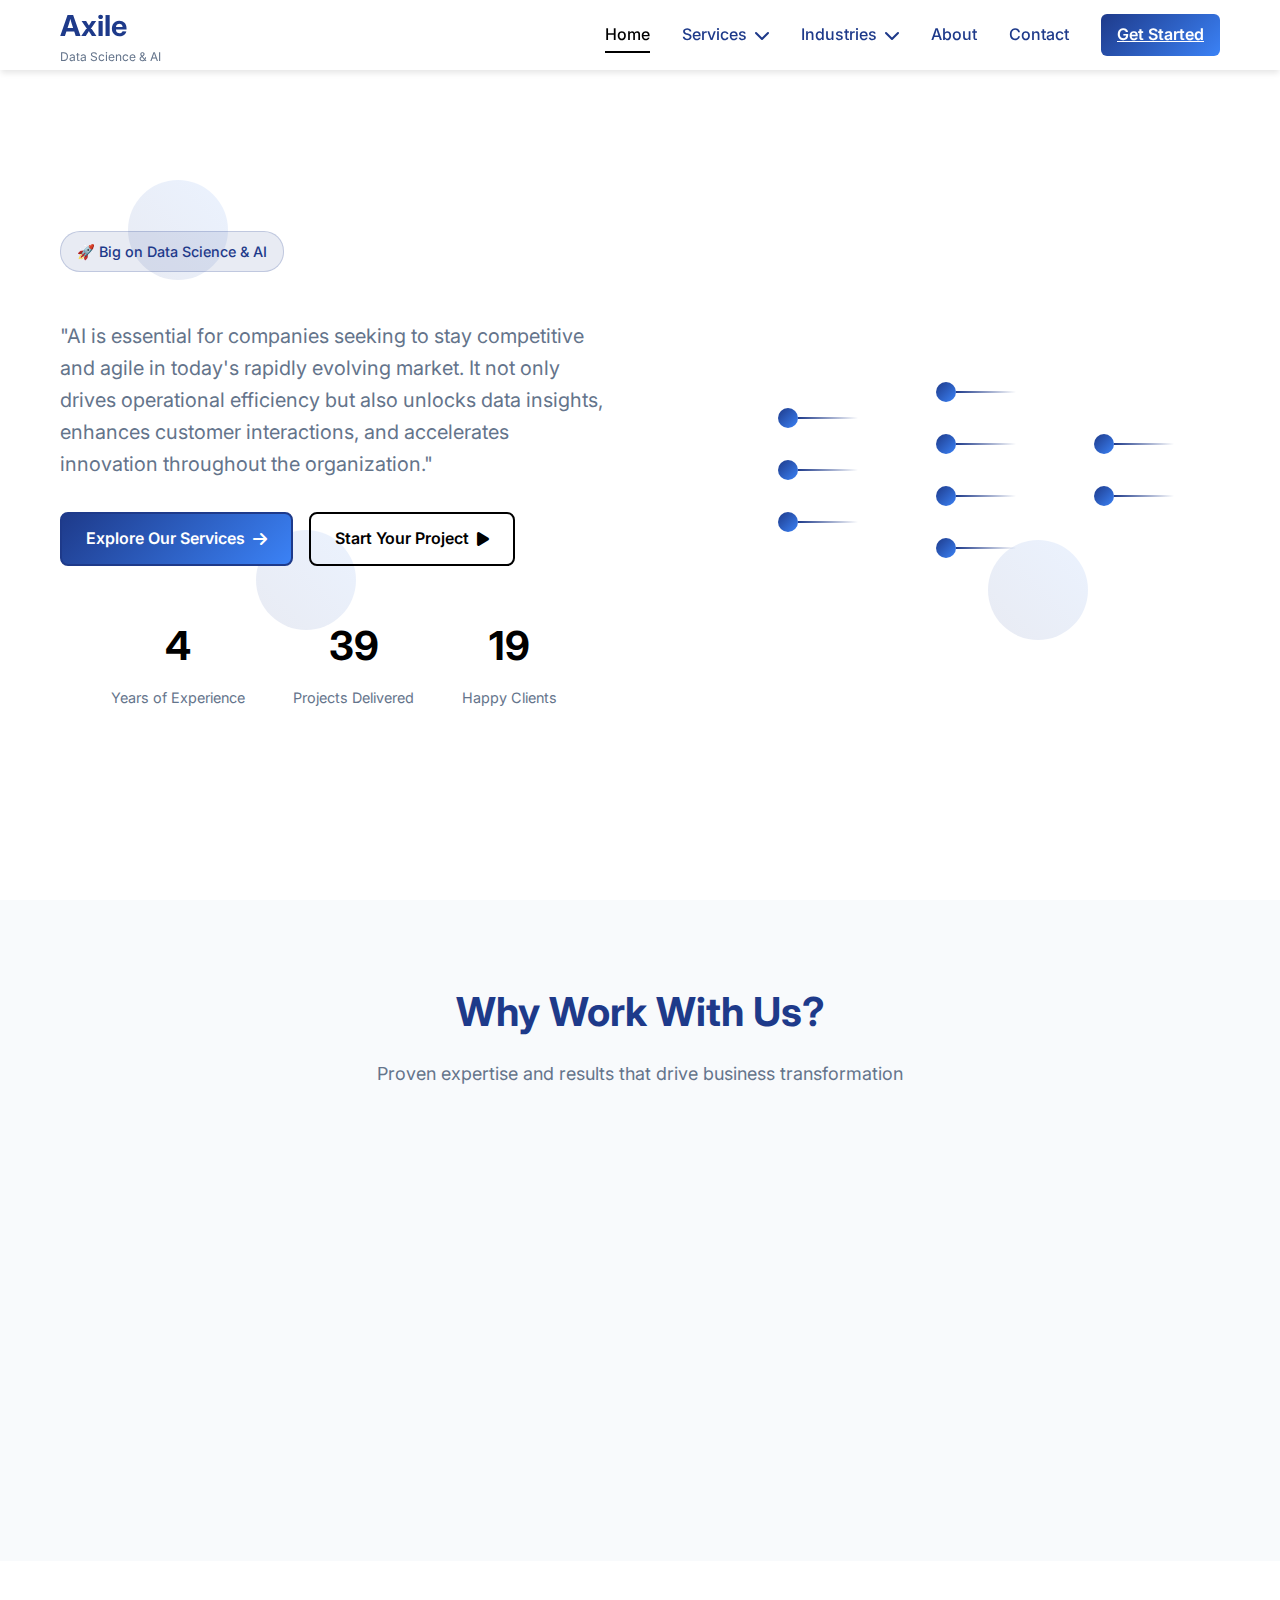
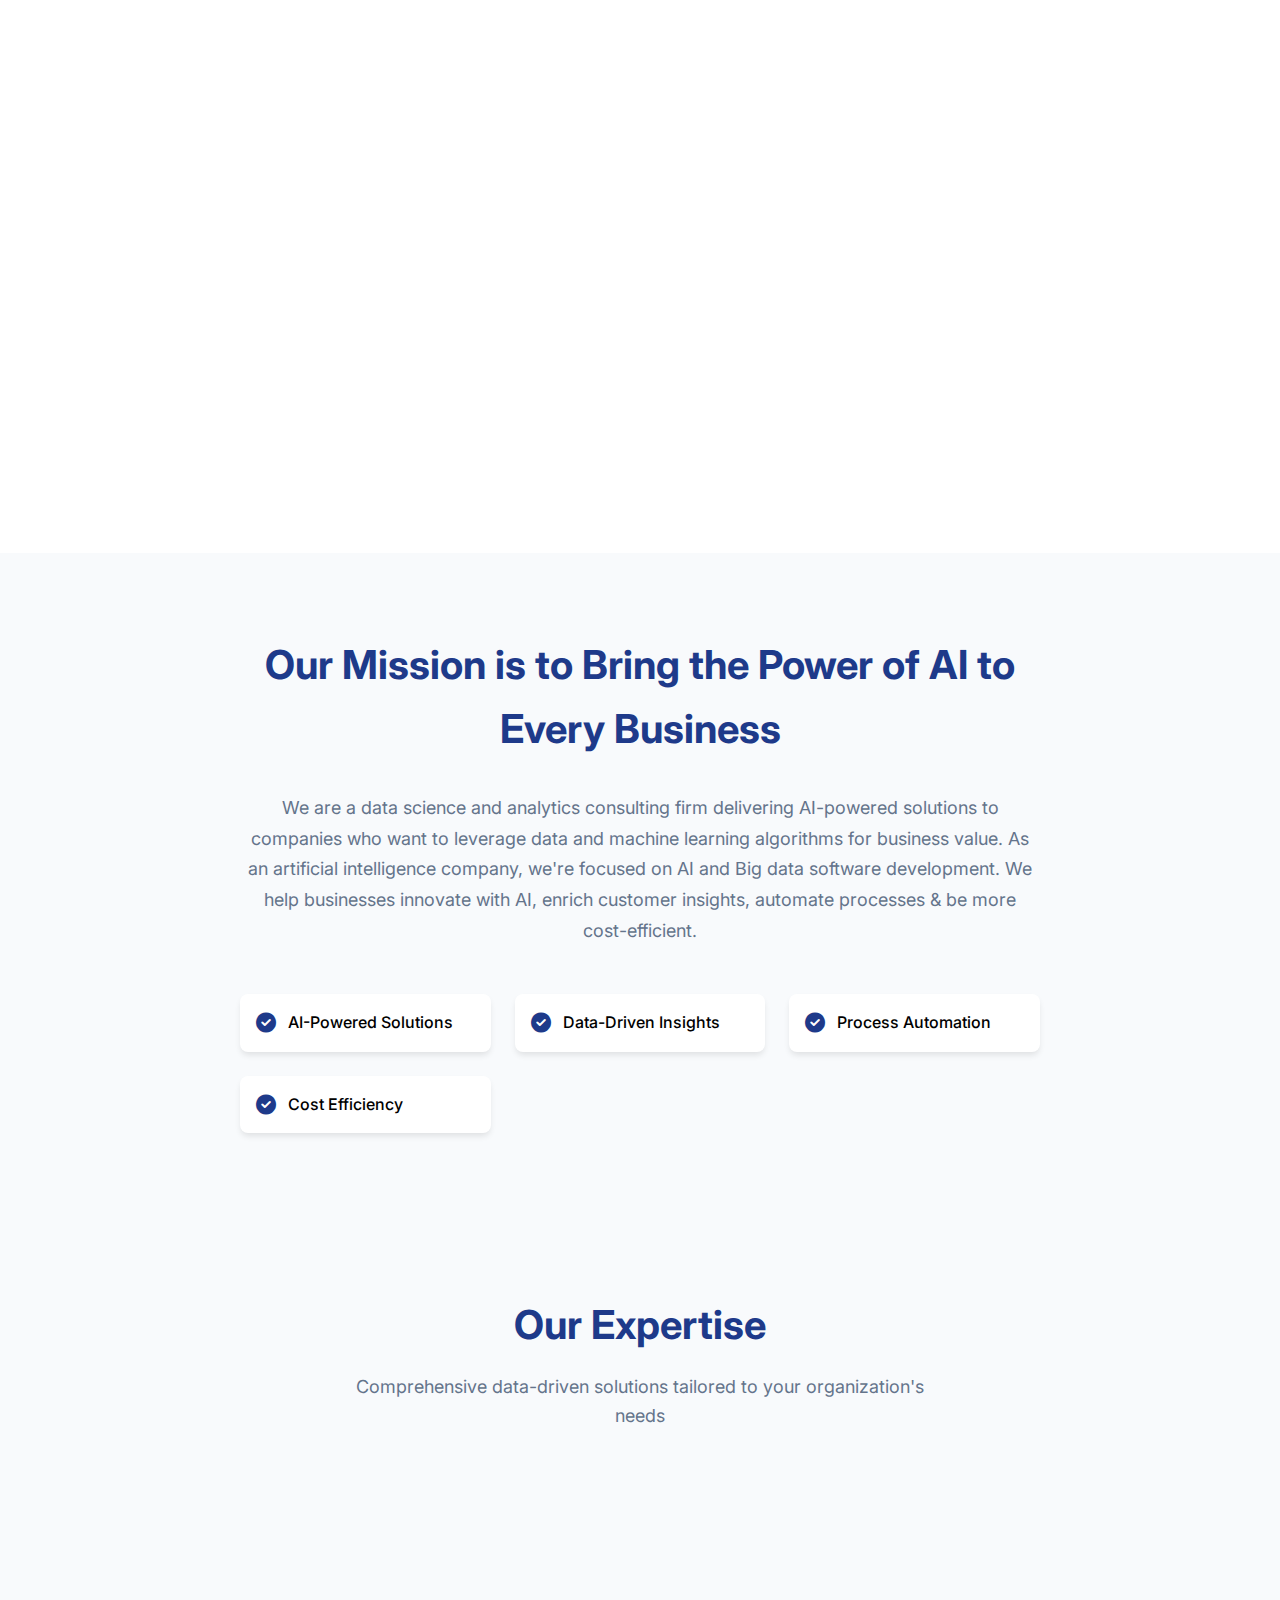
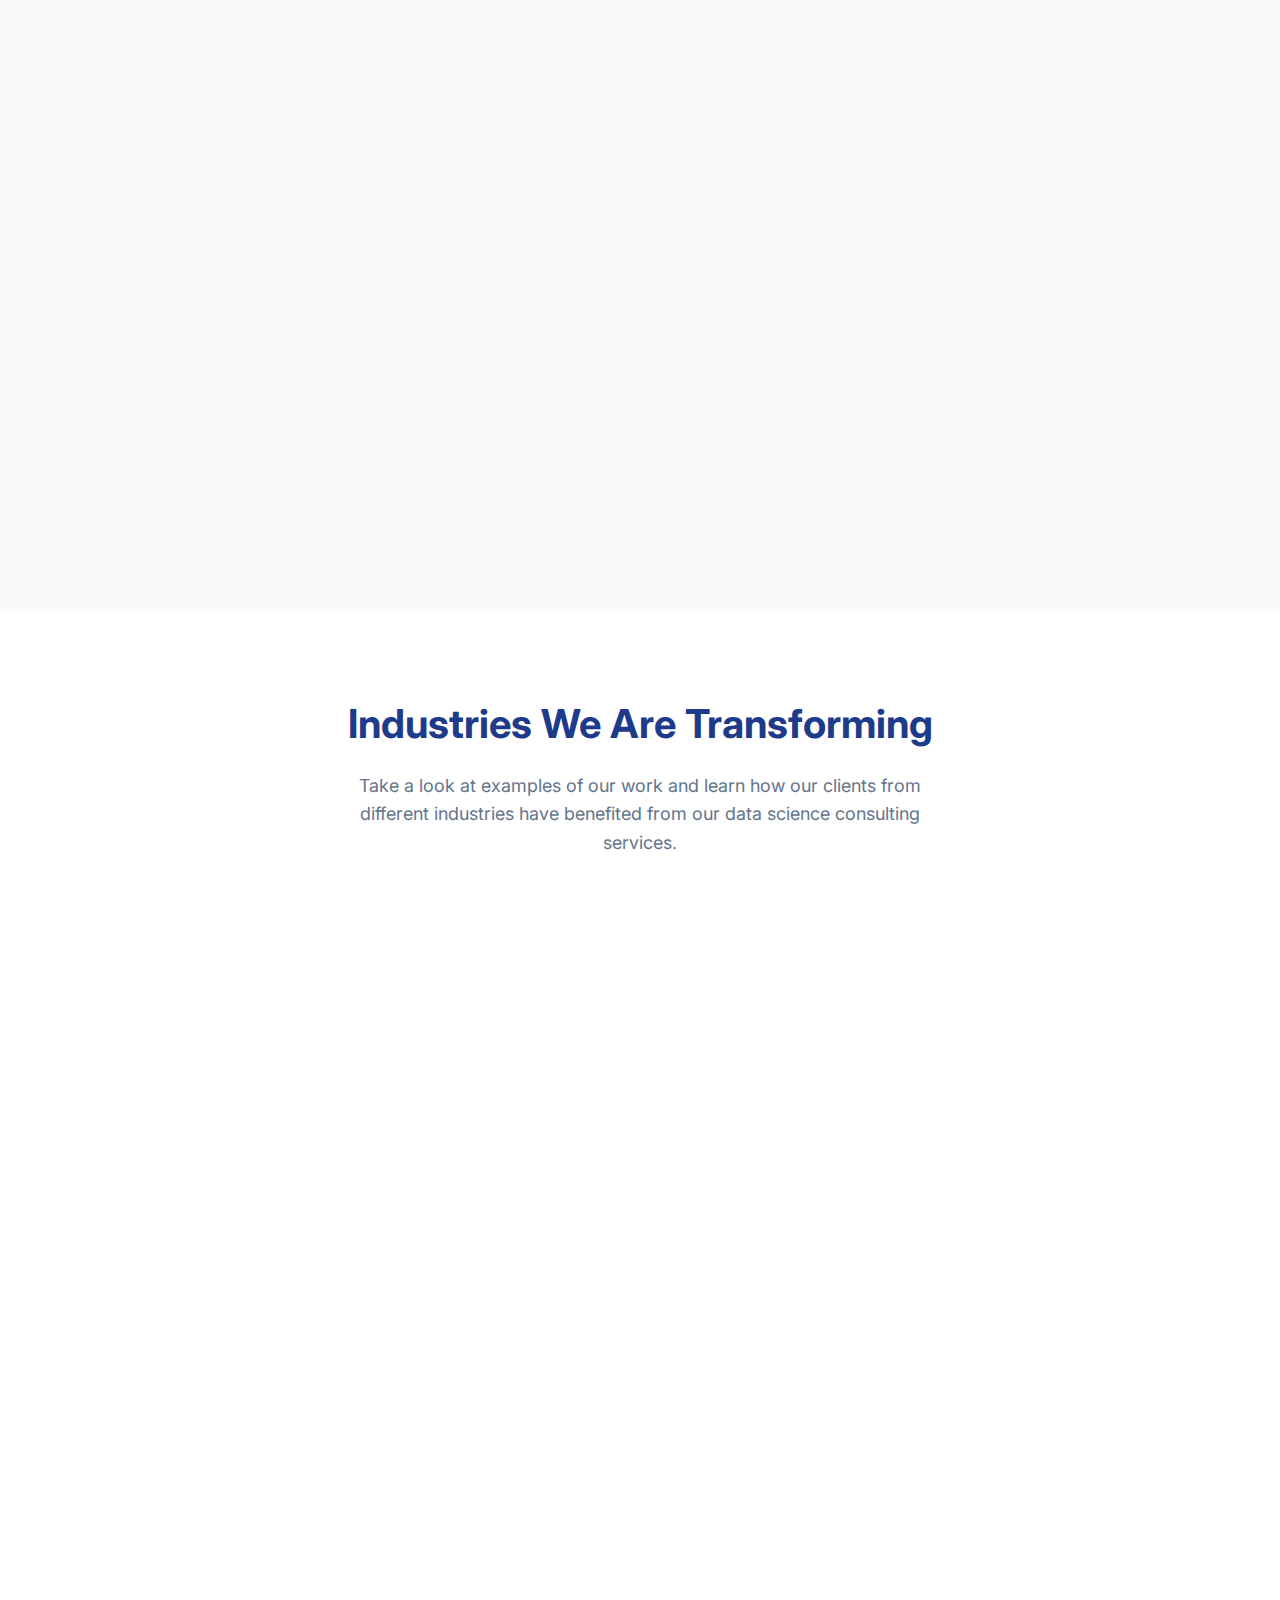
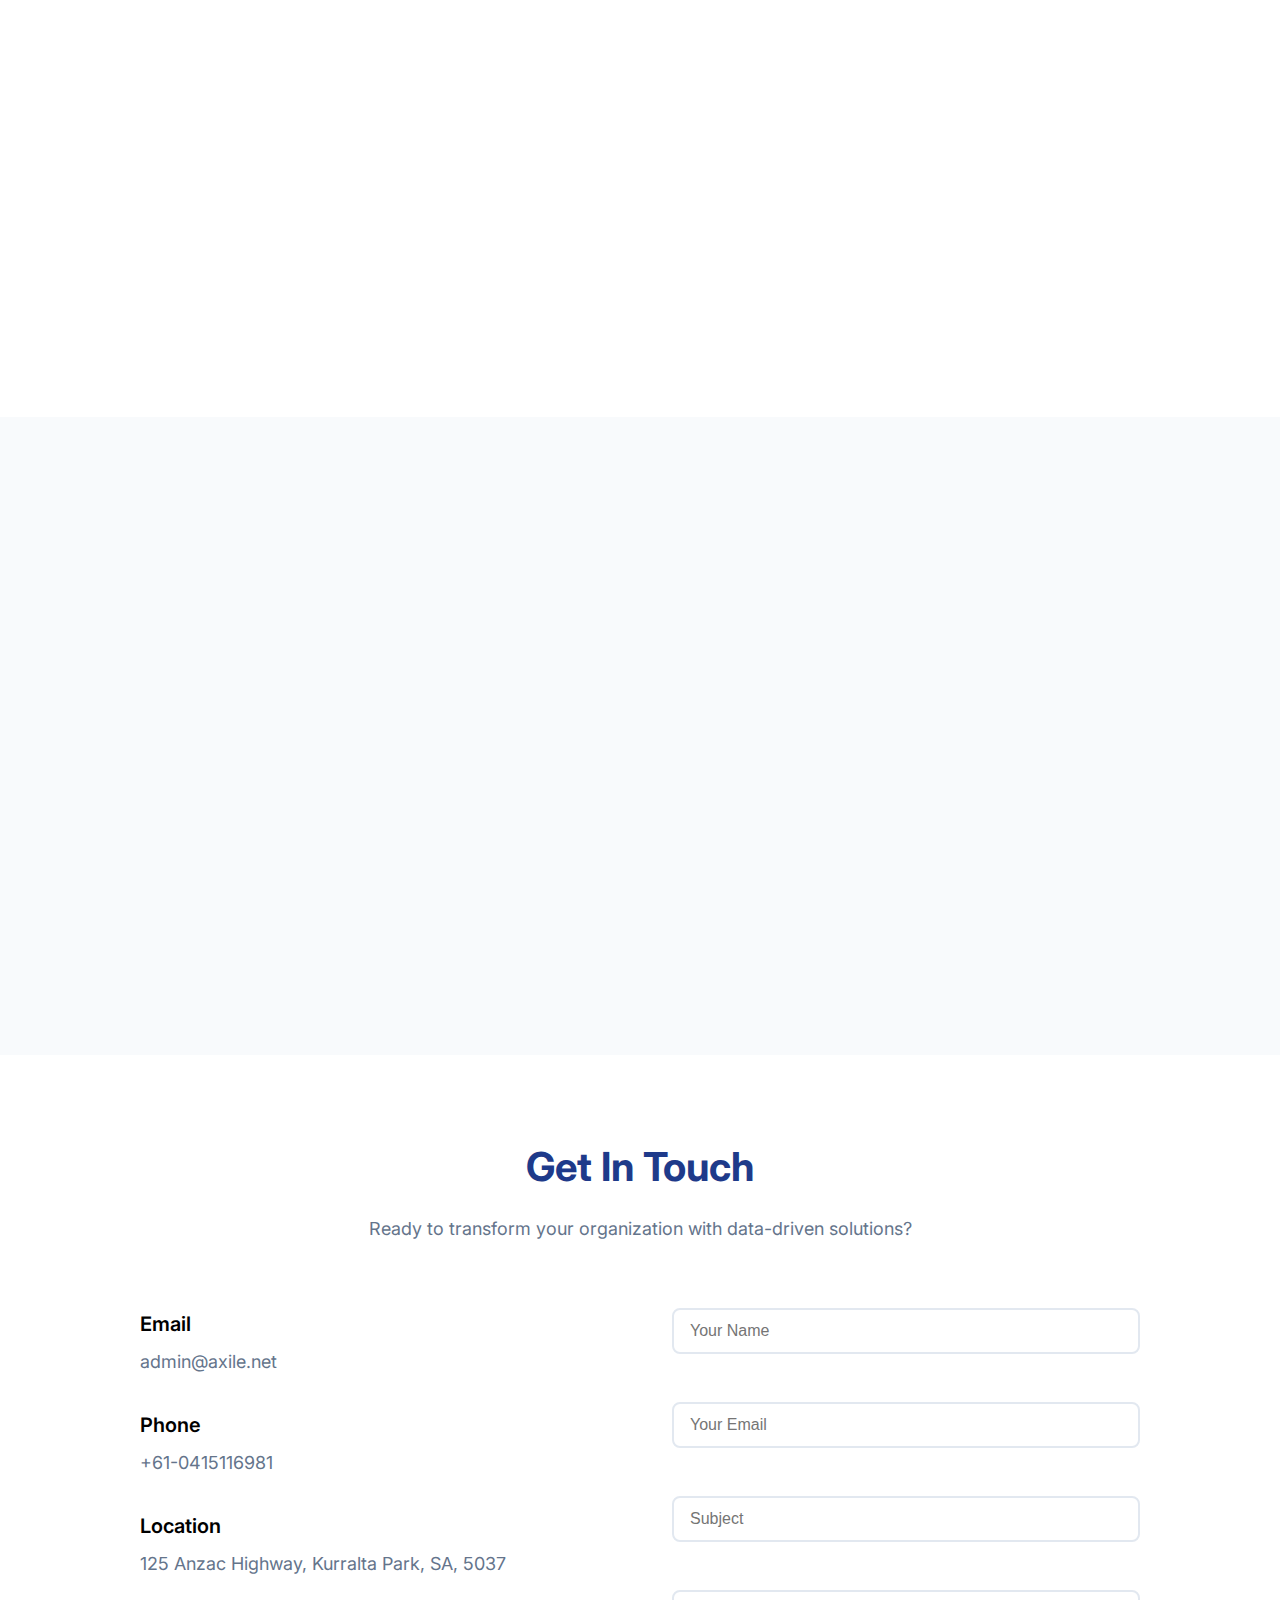
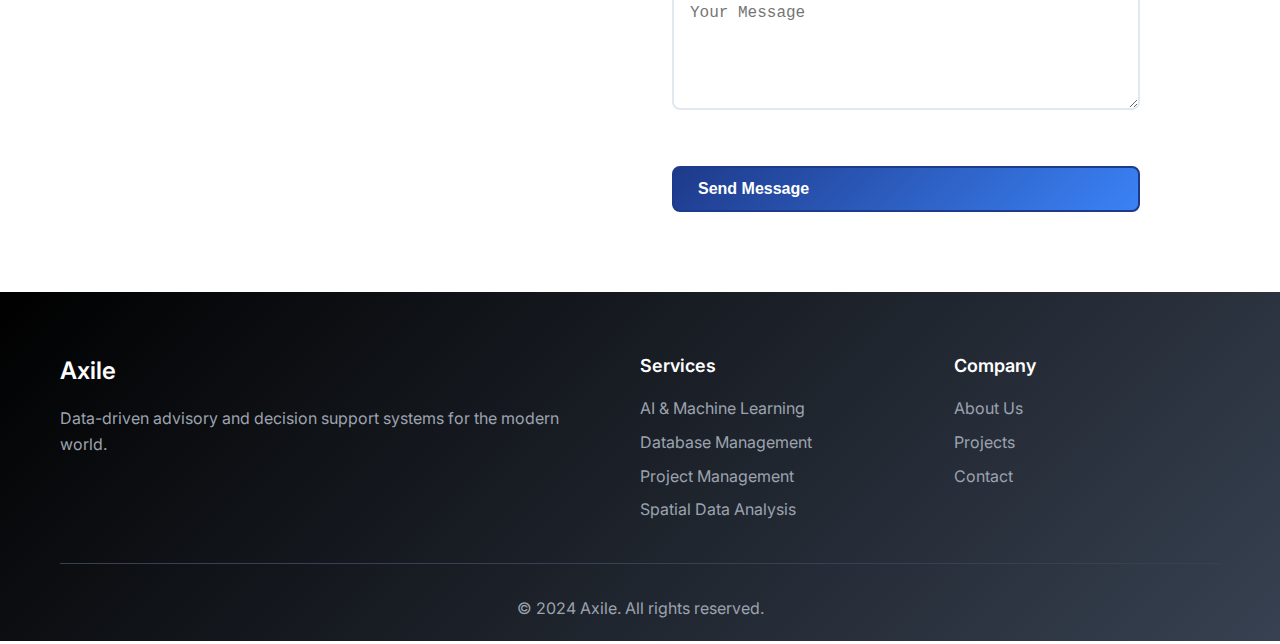
<file: index.html>
<!DOCTYPE html>
<html lang="en">
<head>
    <meta charset="UTF-8">
    <meta name="viewport" content="width=device-width, initial-scale=1.0">
    <title>Axile - Data Science Consulting & AI Company</title>
    <link rel="stylesheet" href="styles.css">
    <link href="https://fonts.googleapis.com/css2?family=Inter:wght@300;400;500;600;700;800&display=swap" rel="stylesheet">
    <link rel="stylesheet" href="https://cdnjs.cloudflare.com/ajax/libs/font-awesome/6.0.0/css/all.min.css">
</head>
<body>
    <!-- Navigation -->
    <nav class="navbar">
        <div class="nav-container">
            <div class="nav-logo">
                <a href="index.html" class="logo-link">
                    <h2>Axile</h2>
                    <span class="logo-tagline">Data Science & AI</span>
                </a>
            </div>
            <div class="nav-menu" id="nav-menu">
                <a href="index.html" class="nav-link active">Home</a>
                <div class="nav-dropdown">
                    <a href="services.html" class="nav-link">Services <i class="fas fa-chevron-down"></i></a>
                    <div class="dropdown-content">
                        <a href="services.html#ai-ml">AI & Machine Learning</a>
                        <a href="services.html#data-analytics">Data Analytics</a>
                        <a href="services.html#consulting">Consulting</a>
                        <a href="services.html#development">Development</a>
                    </div>
                </div>
                <div class="nav-dropdown">
                    <a href="industries.html" class="nav-link">Industries <i class="fas fa-chevron-down"></i></a>
                    <div class="dropdown-content">
                        <a href="industries.html#agriculture">Agriculture</a>
                        <a href="industries.html#fintech">FinTech</a>
                        <a href="industries.html#healthcare">Healthcare</a>
                        <a href="industries.html#retail">Retail</a>
                    </div>
                </div>
                <a href="about.html" class="nav-link">About</a>
                <a href="contact.html" class="nav-link">Contact</a>
                <a href="contact.html" class="nav-cta">Get Started</a>
            </div>
            <div class="nav-toggle" id="nav-toggle">
                <span class="bar"></span>
                <span class="bar"></span>
                <span class="bar"></span>
            </div>
        </div>
    </nav>

    <!-- Hero Section -->
    <section id="home" class="hero">
        <div class="hero-background">
            <div class="floating-elements">
                <div class="floating-element" data-speed="2"></div>
                <div class="floating-element" data-speed="3"></div>
                <div class="floating-element" data-speed="1.5"></div>
            </div>
        </div>
        <div class="hero-container">
            <div class="hero-content">
                <div class="hero-badge">
                    <span>🚀 Big on Data Science & AI</span>
                </div>
                <h1 class="hero-title">
                    <span class="title-line">Empowering Your Business with</span>
                    <span class="title-highlight">Data Science and AI Technology</span>
                </h1>
                <p class="hero-subtitle">
                    "AI is essential for companies seeking to stay competitive and agile in today's rapidly evolving market. 
                    It not only drives operational efficiency but also unlocks data insights, enhances customer interactions, 
                    and accelerates innovation throughout the organization."
                </p>
                <div class="hero-buttons">
                    <a href="services.html" class="btn btn-primary">
                        <span>Explore Our Services</span>
                        <i class="fas fa-arrow-right"></i>
                    </a>
                    <a href="contact.html" class="btn btn-secondary">
                        <span>Start Your Project</span>
                        <i class="fas fa-play"></i>
                    </a>
                </div>
                <div class="hero-stats">
                    <div class="stat-item">
                        <div class="stat-number" data-target="10">0</div>
                        <div class="stat-label">Years of Experience</div>
                    </div>
                    <div class="stat-item">
                        <div class="stat-number" data-target="100">0</div>
                        <div class="stat-label">Projects Delivered</div>
                    </div>
                    <div class="stat-item">
                        <div class="stat-number" data-target="50">0</div>
                        <div class="stat-label">Happy Clients</div>
                    </div>
                </div>
            </div>
            <div class="hero-visual">
                <div class="ai-visualization">
                    <div class="neural-network">
                        <div class="node-layer">
                            <div class="node"></div>
                            <div class="node"></div>
                            <div class="node"></div>
                        </div>
                        <div class="node-layer">
                            <div class="node"></div>
                            <div class="node"></div>
                            <div class="node"></div>
                            <div class="node"></div>
                        </div>
                        <div class="node-layer">
                            <div class="node"></div>
                            <div class="node"></div>
                        </div>
                    </div>
                    <div class="data-flow">
                        <div class="data-particle"></div>
                        <div class="data-particle"></div>
                        <div class="data-particle"></div>
                    </div>
                </div>
            </div>
        </div>
    </section>

    <!-- Why Choose Us Section -->
    <section class="why-choose-us">
        <div class="container">
            <div class="section-header">
                <h2>Why Work With Us?</h2>
                <p>Proven expertise and results that drive business transformation</p>
            </div>
            <div class="benefits-grid">
                <div class="benefit-card">
                    <div class="benefit-icon">
                        <i class="fas fa-chart-line"></i>
                    </div>
                    <div class="benefit-number" data-target="10">0</div>
                    <div class="benefit-text">Years of applied experience in data science, AI consulting and development.</div>
                </div>
                <div class="benefit-card">
                    <div class="benefit-icon">
                        <i class="fas fa-globe"></i>
                    </div>
                    <div class="benefit-number" data-target="100">0</div>
                    <div class="benefit-text">Implemented projects worldwide with key clients from: USA, UK, Europe, Asia.</div>
                </div>
                <div class="benefit-card">
                    <div class="benefit-icon">
                        <i class="fas fa-graduation-cap"></i>
                    </div>
                    <div class="benefit-number" data-target="25">0</div>
                    <div class="benefit-text">Qualified employees with master's degrees in: Applied Math, System Analytics, Computer Science.</div>
                </div>
            </div>
        </div>
    </section>

    <!-- AI Benefits Section -->
    <section class="ai-benefits">
        <div class="container">
            <div class="section-header">
                <h2>Beneficial Results of Artificial Intelligence in Business</h2>
                <p>Real impact delivered through AI implementation</p>
            </div>
            <div class="ai-stats-grid">
                <div class="ai-stat-card">
                    <div class="ai-stat-visual">
                        <div class="circular-progress" data-percentage="85">
                            <div class="progress-circle">
                                <div class="progress-fill"></div>
                                <div class="progress-number">85%</div>
                            </div>
                        </div>
                    </div>
                    <div class="ai-stat-text">of companies claim AI as a strategic business priority</div>
                </div>
                <div class="ai-stat-card">
                    <div class="ai-stat-visual">
                        <div class="circular-progress" data-percentage="67">
                            <div class="progress-circle">
                                <div class="progress-fill"></div>
                                <div class="progress-number">67%</div>
                            </div>
                        </div>
                    </div>
                    <div class="ai-stat-text">of customer service interactions were responded to by chatbots</div>
                </div>
                <div class="ai-stat-card">
                    <div class="ai-stat-visual">
                        <div class="circular-progress" data-percentage="40">
                            <div class="progress-circle">
                                <div class="progress-fill"></div>
                                <div class="progress-number">40%</div>
                            </div>
                        </div>
                    </div>
                    <div class="ai-stat-text">improved business efficiency with AI</div>
                </div>
            </div>
        </div>
    </section>

    <!-- Mission Section -->
    <section class="mission">
        <div class="container">
            <div class="mission-content">
                <h2>Our Mission is to Bring the Power of AI to Every Business</h2>
                <p>We are a data science and analytics consulting firm delivering AI-powered solutions to companies who want to leverage data and machine learning algorithms for business value. As an artificial intelligence company, we're focused on AI and Big data software development. We help businesses innovate with AI, enrich customer insights, automate processes & be more cost-efficient.</p>
                <div class="mission-features">
                    <div class="feature-item">
                        <i class="fas fa-check-circle"></i>
                        <span>AI-Powered Solutions</span>
                    </div>
                    <div class="feature-item">
                        <i class="fas fa-check-circle"></i>
                        <span>Data-Driven Insights</span>
                    </div>
                    <div class="feature-item">
                        <i class="fas fa-check-circle"></i>
                        <span>Process Automation</span>
                    </div>
                    <div class="feature-item">
                        <i class="fas fa-check-circle"></i>
                        <span>Cost Efficiency</span>
                    </div>
                </div>
            </div>
        </div>
    </section>

    <!-- Services Section -->
    <section id="services" class="services">
        <div class="container">
            <div class="section-header">
                <h2>Our Expertise</h2>
                <p>Comprehensive data-driven solutions tailored to your organization's needs</p>
            </div>
            <div class="services-grid">
                <div class="service-card">
                    <div class="service-icon">
                        <svg width="48" height="48" viewBox="0 0 24 24" fill="none" stroke="currentColor" stroke-width="2">
                            <path d="M9 19c-5 0-8-3-8-8s3-8 8-8 8 3 8 8-3 8-8 8z"/>
                            <path d="M21 21l-4.35-4.35"/>
                        </svg>
                    </div>
                    <h3>AI & Machine Learning</h3>
                    <p>Advanced artificial intelligence and machine learning solutions to unlock insights from your data and automate decision-making processes.</p>
                </div>
                <div class="service-card">
                    <div class="service-icon">
                        <svg width="48" height="48" viewBox="0 0 24 24" fill="none" stroke="currentColor" stroke-width="2">
                            <rect x="3" y="3" width="18" height="18" rx="2" ry="2"/>
                            <circle cx="9" cy="9" r="2"/>
                            <path d="M21 15l-3.086-3.086a2 2 0 0 0-2.828 0L6 21"/>
                        </svg>
                    </div>
                    <h3>Database Management</h3>
                    <p>Robust database design, optimization, and management solutions to ensure your data is secure, accessible, and efficiently organized.</p>
                </div>
                <div class="service-card">
                    <div class="service-icon">
                        <svg width="48" height="48" viewBox="0 0 24 24" fill="none" stroke="currentColor" stroke-width="2">
                            <path d="M14.7 6.3a1 1 0 0 0 0 1.4l1.6 1.6a1 1 0 0 0 1.4 0l3.77-3.77a6 6 0 0 1-7.94 7.94l-6.91 6.91a2.12 2.12 0 0 1-3-3l6.91-6.91a6 6 0 0 1 7.94-7.94l-3.76 3.76z"/>
                        </svg>
                    </div>
                    <h3>Project Management</h3>
                    <p>Strategic project planning and execution with data-driven methodologies to ensure successful delivery of complex initiatives.</p>
                </div>
                <div class="service-card">
                    <div class="service-icon">
                        <svg width="48" height="48" viewBox="0 0 24 24" fill="none" stroke="currentColor" stroke-width="2">
                            <path d="M21 16V8a2 2 0 0 0-1-1.73l-7-4a2 2 0 0 0-2 0l-7 4A2 2 0 0 0 3 8v8a2 2 0 0 0 1 1.73l7 4a2 2 0 0 0 2 0l7-4A2 2 0 0 0 21 16z"/>
                            <polyline points="3.27,6.96 12,12.01 20.73,6.96"/>
                            <line x1="12" y1="22.08" x2="12" y2="12"/>
                        </svg>
                    </div>
                    <h3>Spatial Data Analysis</h3>
                    <p>Geographic information systems and spatial analytics to provide location-based insights for better decision making.</p>
                </div>
                <div class="service-card">
                    <div class="service-icon">
                        <svg width="48" height="48" viewBox="0 0 24 24" fill="none" stroke="currentColor" stroke-width="2">
                            <rect x="2" y="3" width="20" height="14" rx="2" ry="2"/>
                            <line x1="8" y1="21" x2="16" y2="21"/>
                            <line x1="12" y1="17" x2="12" y2="21"/>
                        </svg>
                    </div>
                    <h3>Big Data Analysis</h3>
                    <p>Scalable big data processing and analytics solutions to handle large volumes of data and extract meaningful patterns.</p>
                </div>
                <div class="service-card">
                    <div class="service-icon">
                        <svg width="48" height="48" viewBox="0 0 24 24" fill="none" stroke="currentColor" stroke-width="2">
                            <polyline points="16 18 22 12 16 6"/>
                            <polyline points="8 6 2 12 8 18"/>
                        </svg>
                    </div>
                    <h3>Software Development</h3>
                    <p>Custom software and system development to create tailored solutions that integrate seamlessly with your existing infrastructure.</p>
                </div>
            </div>
        </div>
    </section>

    <!-- Industries Section -->
    <section id="industries" class="industries">
        <div class="container">
            <div class="section-header">
                <h2>Industries We Are Transforming</h2>
                <p>Take a look at examples of our work and learn how our clients from different industries have benefited from our data science consulting services.</p>
            </div>
            <div class="industries-grid">
                <div class="industry-card">
                    <div class="industry-icon">
                        <i class="fas fa-seedling"></i>
                    </div>
                    <h3>Agriculture</h3>
                    <p>Improve your agricultural capabilities through AI and advanced crop analytics. Our GRDC RiskWi$e project demonstrates our expertise in agricultural data systems.</p>
                    <div class="industry-features">
                        <span class="feature-tag">Crop Analytics</span>
                        <span class="feature-tag">Risk Assessment</span>
                        <span class="feature-tag">Yield Optimization</span>
                    </div>
                    <a href="industries.html#agriculture" class="industry-link">Learn More <i class="fas fa-arrow-right"></i></a>
                </div>
                <div class="industry-card">
                    <div class="industry-icon">
                        <i class="fas fa-chart-line"></i>
                    </div>
                    <h3>FinTech</h3>
                    <p>Optimize your financial processes and improve safety and security through custom AI solutions for fraud detection and risk management.</p>
                    <div class="industry-features">
                        <span class="feature-tag">Fraud Detection</span>
                        <span class="feature-tag">Risk Management</span>
                        <span class="feature-tag">Algorithmic Trading</span>
                    </div>
                    <a href="industries.html#fintech" class="industry-link">Learn More <i class="fas fa-arrow-right"></i></a>
                </div>
                <div class="industry-card">
                    <div class="industry-icon">
                        <i class="fas fa-shopping-cart"></i>
                    </div>
                    <h3>Retail & E-commerce</h3>
                    <p>The entire industry is using AI to make strategic decisions. Don't be left behind! Let our data scientists help you optimize your retail operations.</p>
                    <div class="industry-features">
                        <span class="feature-tag">Customer Analytics</span>
                        <span class="feature-tag">Inventory Optimization</span>
                        <span class="feature-tag">Recommendation Systems</span>
                    </div>
                    <a href="industries.html#retail" class="industry-link">Learn More <i class="fas fa-arrow-right"></i></a>
                </div>
                <div class="industry-card">
                    <div class="industry-icon">
                        <i class="fas fa-heartbeat"></i>
                    </div>
                    <h3>Healthcare</h3>
                    <p>Reduce patient risks and analyze enormous amounts of medical data to become more productive and provide outstanding healthcare services.</p>
                    <div class="industry-features">
                        <span class="feature-tag">Medical Analytics</span>
                        <span class="feature-tag">Predictive Diagnostics</span>
                        <span class="feature-tag">Patient Care</span>
                    </div>
                    <a href="industries.html#healthcare" class="industry-link">Learn More <i class="fas fa-arrow-right"></i></a>
                </div>
                <div class="industry-card">
                    <div class="industry-icon">
                        <i class="fas fa-truck"></i>
                    </div>
                    <h3>Logistics & Supply Chain</h3>
                    <p>Enable greater operational efficiency by introducing disruptive logistic solutions that solve your business challenges.</p>
                    <div class="industry-features">
                        <span class="feature-tag">Route Optimization</span>
                        <span class="feature-tag">Demand Forecasting</span>
                        <span class="feature-tag">Supply Chain Analytics</span>
                    </div>
                    <a href="industries.html#logistics" class="industry-link">Learn More <i class="fas fa-arrow-right"></i></a>
                </div>
                <div class="industry-card">
                    <div class="industry-icon">
                        <i class="fas fa-cogs"></i>
                    </div>
                    <h3>Your Industry</h3>
                    <p>From a different industry? Contact us for data science consulting to learn how our AI company can add value to your business.</p>
                    <div class="industry-features">
                        <span class="feature-tag">Custom Solutions</span>
                        <span class="feature-tag">Industry Expertise</span>
                        <span class="feature-tag">Tailored Approach</span>
                    </div>
                    <a href="contact.html" class="industry-link">Contact Us <i class="fas fa-arrow-right"></i></a>
                </div>
            </div>
        </div>
    </section>

    <!-- About Section -->
    <section id="about" class="about">
        <div class="container">
            <div class="about-content">
                <div class="about-text">
                    <h2>About Axile</h2>
                    <p>
                        Axile is a specialized consulting firm dedicated to providing data-driven advisory and decision support systems. We partner with organizations, industries, and government bodies to build intelligent support systems that transform how decisions are made.
                    </p>
                    <p>
                        Our team combines deep expertise in artificial intelligence, machine learning, and data analytics with practical experience in project management and system development. We've successfully delivered solutions for prestigious organizations including CSIRO and ACIAR.
                    </p>
                    <div class="stats">
                        <div class="stat">
                            <h3>50+</h3>
                            <p>Projects Delivered</p>
                        </div>
                        <div class="stat">
                            <h3>10+</h3>
                            <p>Years Experience</p>
                        </div>
                        <div class="stat">
                            <h3>100%</h3>
                            <p>Client Satisfaction</p>
                        </div>
                    </div>
                </div>
            </div>
        </div>
    </section>

    <!-- Contact Section -->
    <section id="contact" class="contact">
        <div class="container">
            <div class="section-header">
                <h2>Get In Touch</h2>
                <p>Ready to transform your organization with data-driven solutions?</p>
            </div>
            <div class="contact-content">
                <div class="contact-info">
                    <div class="contact-item">
                        <h3>Email</h3>
                        <p>admin@axile.net</p>
                    </div>
                    <div class="contact-item">
                        <h3>Phone</h3>
                        <p>+61-0415116981</p>
                    </div>
                    <div class="contact-item">
                        <h3>Location</h3>
                        <p>125 Anzac Highway, Kurralta Park, SA, 5037</p>
                    </div>
                </div>
                <form class="contact-form">
                    <div class="form-group">
                        <input type="text" placeholder="Your Name" required>
                    </div>
                    <div class="form-group">
                        <input type="email" placeholder="Your Email" required>
                    </div>
                    <div class="form-group">
                        <input type="text" placeholder="Subject" required>
                    </div>
                    <div class="form-group">
                        <textarea placeholder="Your Message" rows="5" required></textarea>
                    </div>
                    <button type="submit" class="btn btn-primary">Send Message</button>
                </form>
            </div>
        </div>
    </section>

    <!-- Footer -->
    <footer class="footer">
        <div class="container">
            <div class="footer-content">
                <div class="footer-section">
                    <h3>Axile</h3>
                    <p>Data-driven advisory and decision support systems for the modern world.</p>
                </div>
                <div class="footer-section">
                    <h4>Services</h4>
                    <ul>
                        <li><a href="#services">AI & Machine Learning</a></li>
                        <li><a href="#services">Database Management</a></li>
                        <li><a href="#services">Project Management</a></li>
                        <li><a href="#services">Spatial Data Analysis</a></li>
                    </ul>
                </div>
                <div class="footer-section">
                    <h4>Company</h4>
                    <ul>
                        <li><a href="#about">About Us</a></li>
                        <li><a href="#projects">Projects</a></li>
                        <li><a href="#contact">Contact</a></li>
                    </ul>
                </div>
            </div>
            <div class="footer-bottom">
                <p>&copy; 2024 Axile. All rights reserved.</p>
            </div>
        </div>
    </footer>

    <script src="script.js"></script>
</body>
</html>
</file>
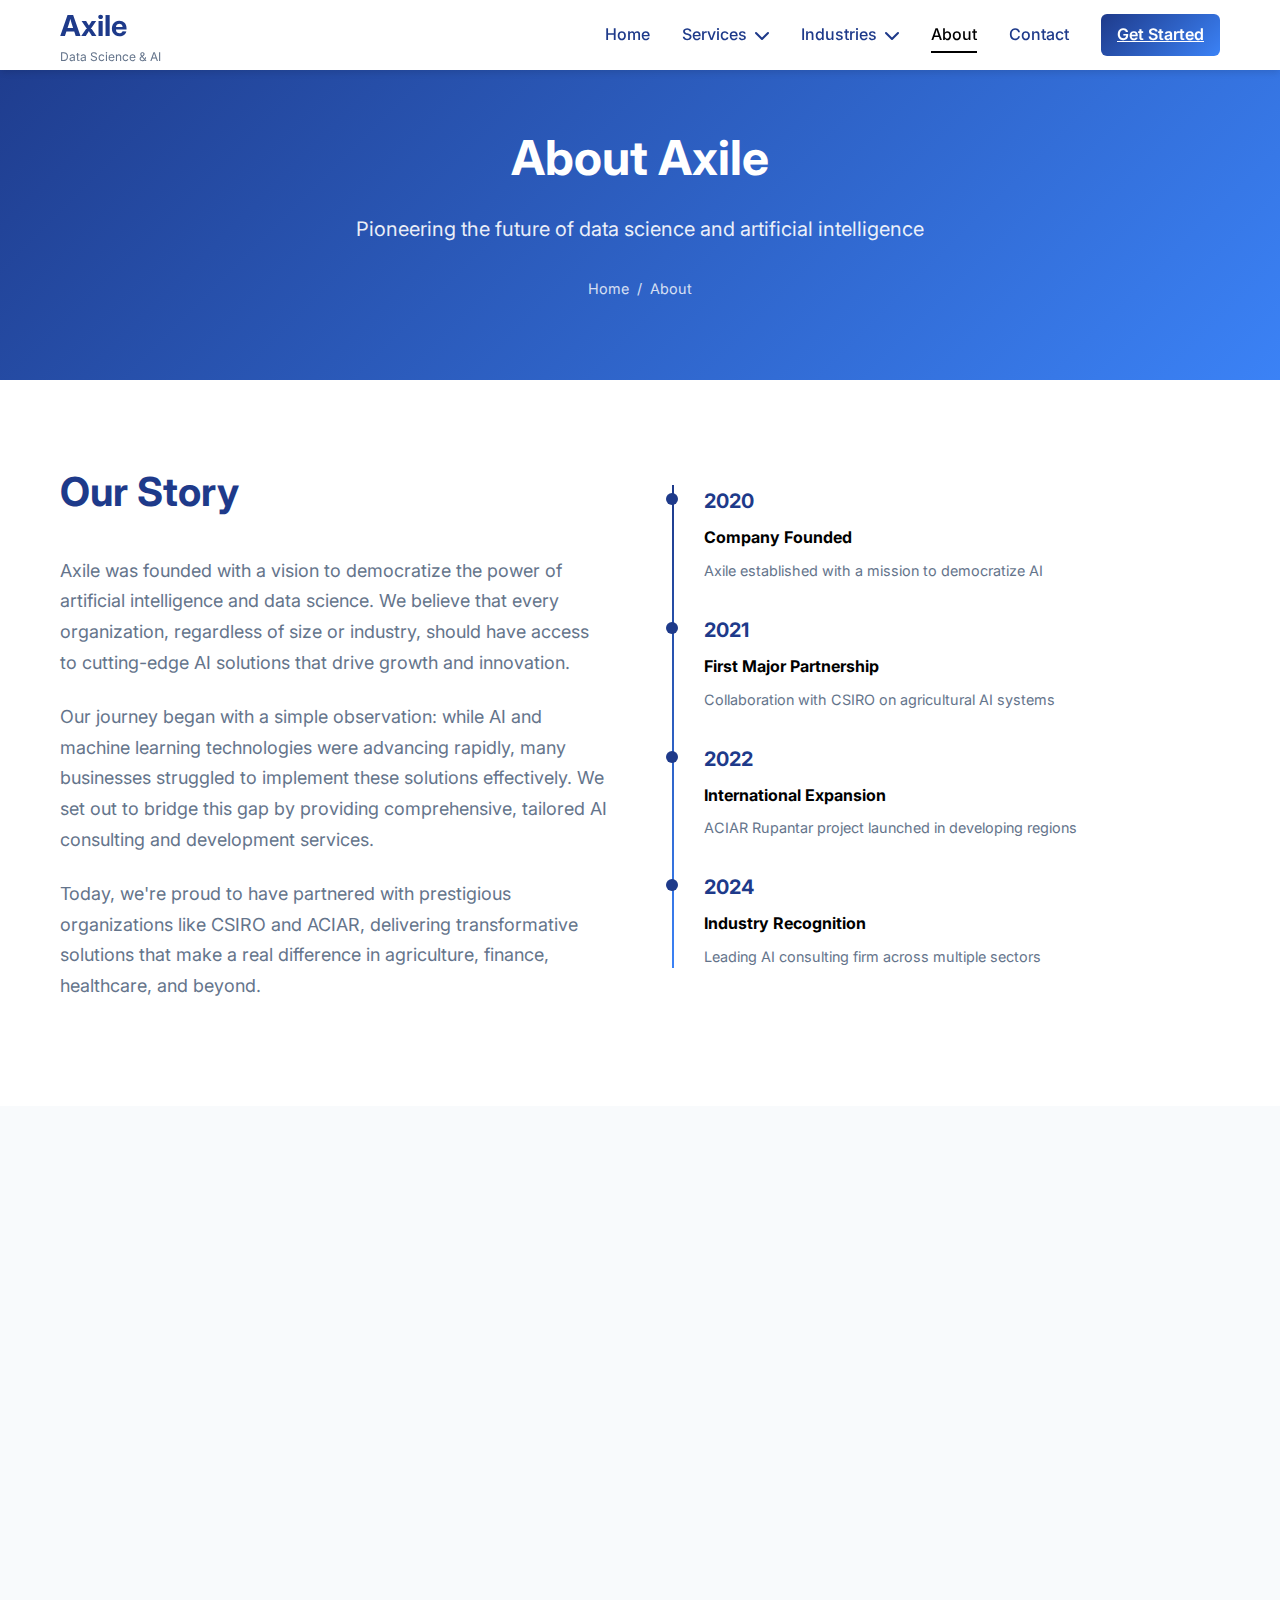
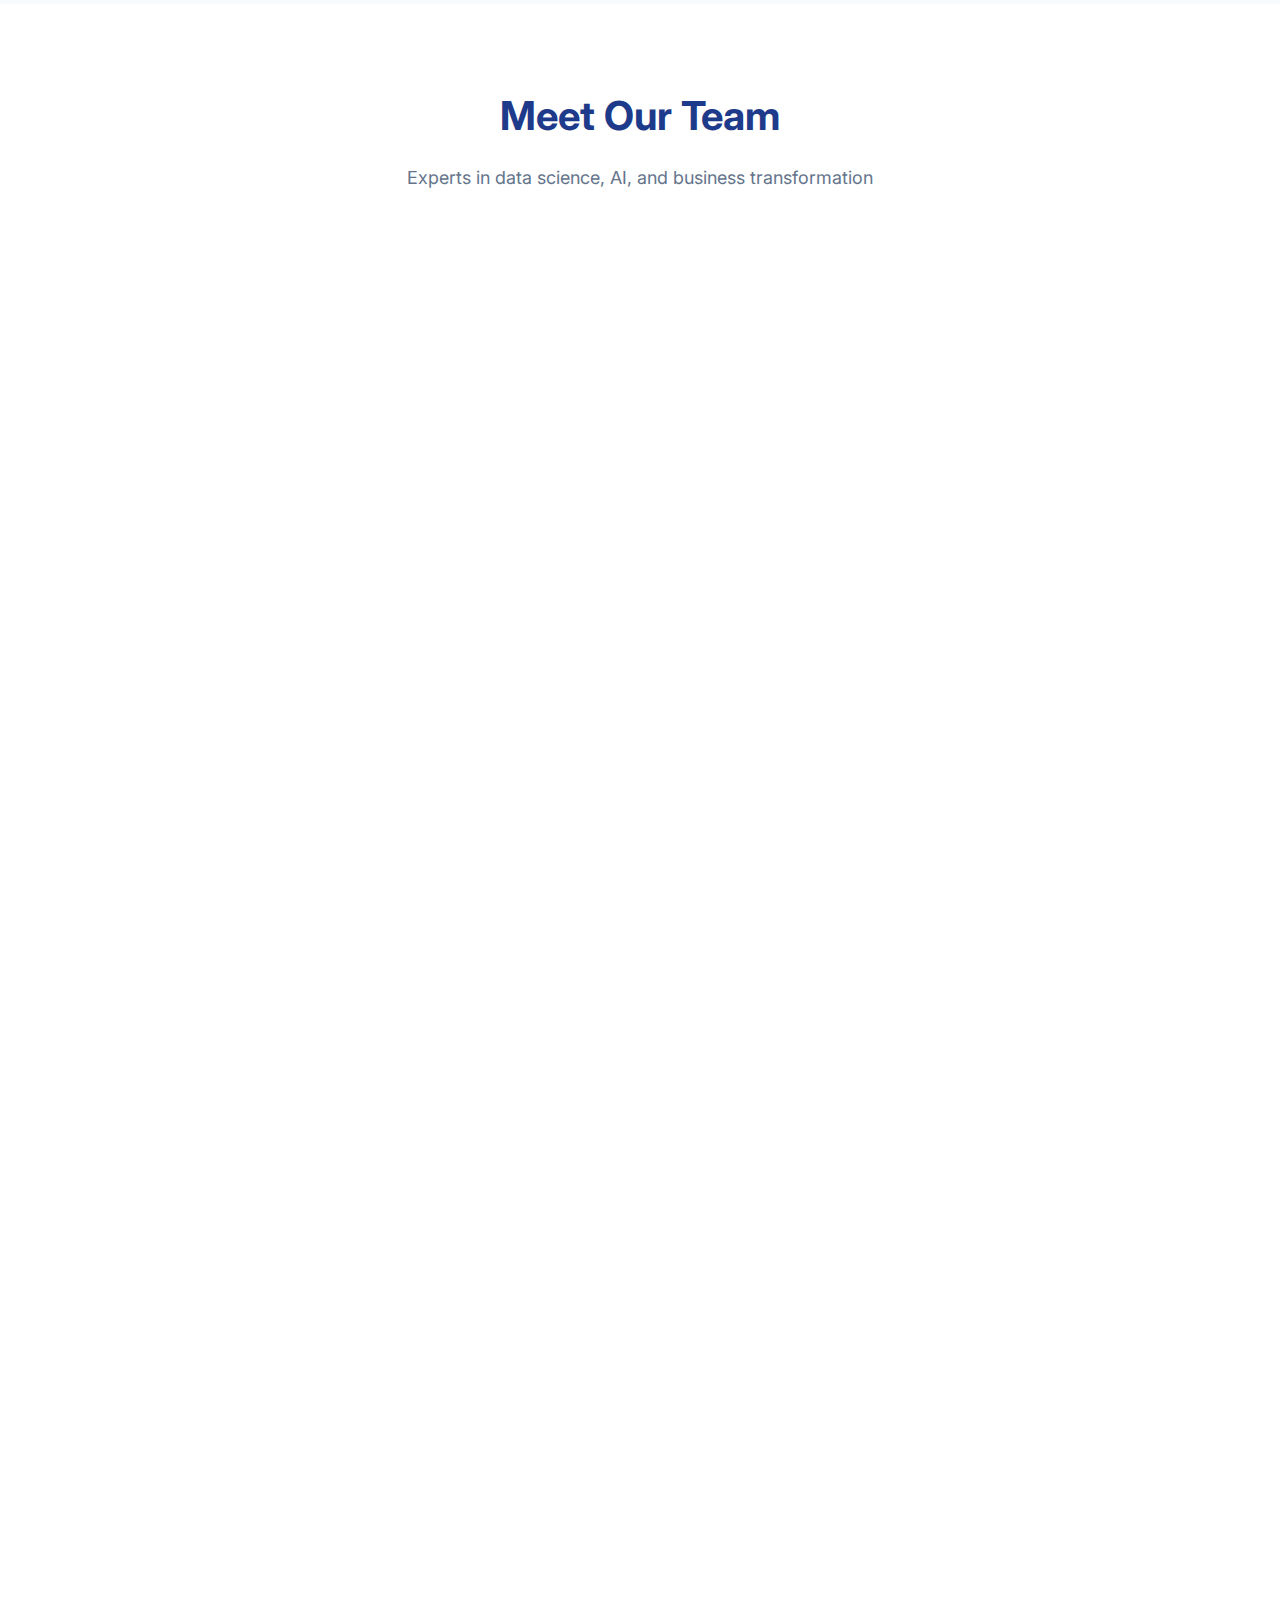
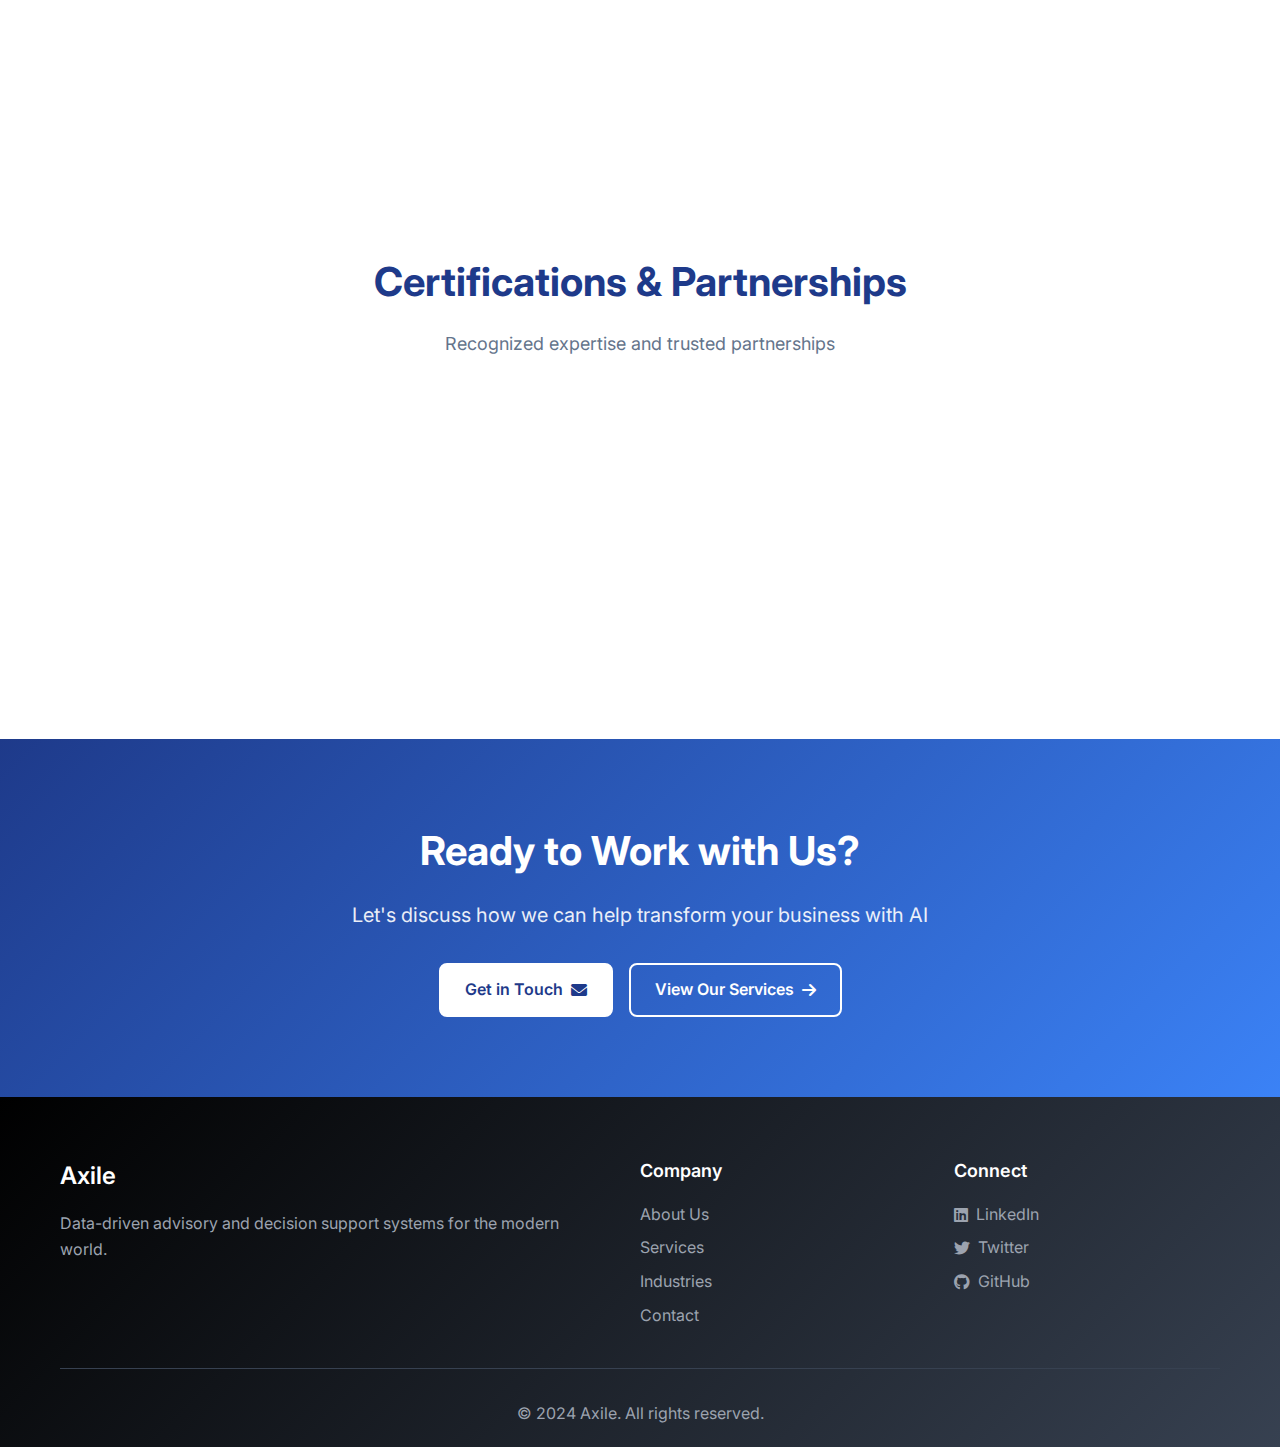
<file: about.html>
<!DOCTYPE html>
<html lang="en">
<head>
    <meta charset="UTF-8">
    <meta name="viewport" content="width=device-width, initial-scale=1.0">
    <title>About Us - Axile Data Science & AI</title>
    <link rel="stylesheet" href="styles.css">
    <link href="https://fonts.googleapis.com/css2?family=Inter:wght@300;400;500;600;700;800&display=swap" rel="stylesheet">
    <link rel="stylesheet" href="https://cdnjs.cloudflare.com/ajax/libs/font-awesome/6.0.0/css/all.min.css">
</head>
<body>
    <!-- Navigation -->
    <nav class="navbar">
        <div class="nav-container">
            <div class="nav-logo">
                <a href="index.html" class="logo-link">
                    <h2>Axile</h2>
                    <span class="logo-tagline">Data Science & AI</span>
                </a>
            </div>
            <div class="nav-menu" id="nav-menu">
                <a href="index.html" class="nav-link">Home</a>
                <div class="nav-dropdown">
                    <a href="services.html" class="nav-link">Services <i class="fas fa-chevron-down"></i></a>
                    <div class="dropdown-content">
                        <a href="services.html#ai-ml">AI & Machine Learning</a>
                        <a href="services.html#data-analytics">Data Analytics</a>
                        <a href="services.html#consulting">Consulting</a>
                        <a href="services.html#development">Development</a>
                    </div>
                </div>
                <div class="nav-dropdown">
                    <a href="industries.html" class="nav-link">Industries <i class="fas fa-chevron-down"></i></a>
                    <div class="dropdown-content">
                        <a href="industries.html#agriculture">Agriculture</a>
                        <a href="industries.html#fintech">FinTech</a>
                        <a href="industries.html#healthcare">Healthcare</a>
                        <a href="industries.html#retail">Retail</a>
                    </div>
                </div>
                <a href="about.html" class="nav-link active">About</a>
                <a href="contact.html" class="nav-link">Contact</a>
                <a href="contact.html" class="nav-cta">Get Started</a>
            </div>
            <div class="nav-toggle" id="nav-toggle">
                <span class="bar"></span>
                <span class="bar"></span>
                <span class="bar"></span>
            </div>
        </div>
    </nav>

    <!-- Page Header -->
    <section class="page-header">
        <div class="container">
            <div class="page-header-content">
                <h1>About Axile</h1>
                <p>Pioneering the future of data science and artificial intelligence</p>
                <div class="breadcrumb">
                    <a href="index.html">Home</a>
                    <span>/</span>
                    <span>About</span>
                </div>
            </div>
        </div>
    </section>

    <!-- Company Story Section -->
    <section class="company-story">
        <div class="container">
            <div class="story-content">
                <div class="story-text">
                    <h2>Our Story</h2>
                    <p>Axile was founded with a vision to democratize the power of artificial intelligence and data science. We believe that every organization, regardless of size or industry, should have access to cutting-edge AI solutions that drive growth and innovation.</p>
                    <p>Our journey began with a simple observation: while AI and machine learning technologies were advancing rapidly, many businesses struggled to implement these solutions effectively. We set out to bridge this gap by providing comprehensive, tailored AI consulting and development services.</p>
                    <p>Today, we're proud to have partnered with prestigious organizations like CSIRO and ACIAR, delivering transformative solutions that make a real difference in agriculture, finance, healthcare, and beyond.</p>
                </div>
                <div class="story-visual">
                    <div class="timeline">
                        <div class="timeline-item">
                            <div class="timeline-year">2020</div>
                            <div class="timeline-content">
                                <h4>Company Founded</h4>
                                <p>Axile established with a mission to democratize AI</p>
                            </div>
                        </div>
                        <div class="timeline-item">
                            <div class="timeline-year">2021</div>
                            <div class="timeline-content">
                                <h4>First Major Partnership</h4>
                                <p>Collaboration with CSIRO on agricultural AI systems</p>
                            </div>
                        </div>
                        <div class="timeline-item">
                            <div class="timeline-year">2022</div>
                            <div class="timeline-content">
                                <h4>International Expansion</h4>
                                <p>ACIAR Rupantar project launched in developing regions</p>
                            </div>
                        </div>
                        <div class="timeline-item">
                            <div class="timeline-year">2024</div>
                            <div class="timeline-content">
                                <h4>Industry Recognition</h4>
                                <p>Leading AI consulting firm across multiple sectors</p>
                            </div>
                        </div>
                    </div>
                </div>
            </div>
        </div>
    </section>

    <!-- Mission & Vision Section -->
    <section class="mission-vision">
        <div class="container">
            <div class="mv-grid">
                <div class="mv-card">
                    <div class="mv-icon">
                        <i class="fas fa-bullseye"></i>
                    </div>
                    <h3>Our Mission</h3>
                    <p>To bring the power of AI to every business, enabling organizations to make smarter decisions, optimize operations, and create innovative solutions that drive sustainable growth.</p>
                </div>
                <div class="mv-card">
                    <div class="mv-icon">
                        <i class="fas fa-eye"></i>
                    </div>
                    <h3>Our Vision</h3>
                    <p>A world where artificial intelligence and data science are accessible to all, fostering innovation, solving complex challenges, and improving lives across every industry and community.</p>
                </div>
                <div class="mv-card">
                    <div class="mv-icon">
                        <i class="fas fa-heart"></i>
                    </div>
                    <h3>Our Values</h3>
                    <p>Innovation, integrity, collaboration, and excellence guide everything we do. We believe in ethical AI development and creating solutions that benefit both businesses and society.</p>
                </div>
            </div>
        </div>
    </section>

    <!-- Team Section -->
    <section class="team-section">
        <div class="container">
            <div class="section-header">
                <h2>Meet Our Team</h2>
                <p>Experts in data science, AI, and business transformation</p>
            </div>
            <div class="team-grid">
                <div class="team-member">
                    <div class="member-photo">
                        <div class="photo-placeholder">
                            <i class="fas fa-user"></i>
                        </div>
                    </div>
                    <div class="member-info">
                        <h4>Dr. Sarah Chen</h4>
                        <p class="member-role">Chief Data Scientist</p>
                        <p class="member-bio">PhD in Machine Learning from MIT. 15+ years experience in AI research and implementation.</p>
                        <div class="member-social">
                            <a href="#"><i class="fab fa-linkedin"></i></a>
                            <a href="#"><i class="fab fa-twitter"></i></a>
                        </div>
                    </div>
                </div>
                <div class="team-member">
                    <div class="member-photo">
                        <div class="photo-placeholder">
                            <i class="fas fa-user"></i>
                        </div>
                    </div>
                    <div class="member-info">
                        <h4>Michael Rodriguez</h4>
                        <p class="member-role">Head of Engineering</p>
                        <p class="member-bio">Former Google engineer specializing in scalable AI systems and cloud architecture.</p>
                        <div class="member-social">
                            <a href="#"><i class="fab fa-linkedin"></i></a>
                            <a href="#"><i class="fab fa-github"></i></a>
                        </div>
                    </div>
                </div>
                <div class="team-member">
                    <div class="member-photo">
                        <div class="photo-placeholder">
                            <i class="fas fa-user"></i>
                        </div>
                    </div>
                    <div class="member-info">
                        <h4>Emily Johnson</h4>
                        <p class="member-role">Business Strategy Director</p>
                        <p class="member-bio">MBA from Stanford. Expert in digital transformation and AI strategy consulting.</p>
                        <div class="member-social">
                            <a href="#"><i class="fab fa-linkedin"></i></a>
                            <a href="#"><i class="fab fa-twitter"></i></a>
                        </div>
                    </div>
                </div>
                <div class="team-member">
                    <div class="member-photo">
                        <div class="photo-placeholder">
                            <i class="fas fa-user"></i>
                        </div>
                    </div>
                    <div class="member-info">
                        <h4>Dr. James Wilson</h4>
                        <p class="member-role">Research Lead</p>
                        <p class="member-bio">PhD in Computer Science. Published researcher in deep learning and neural networks.</p>
                        <div class="member-social">
                            <a href="#"><i class="fab fa-linkedin"></i></a>
                            <a href="#"><i class="fas fa-graduation-cap"></i></a>
                        </div>
                    </div>
                </div>
            </div>
        </div>
    </section>

    <!-- Expertise Section -->
    <section class="expertise-section">
        <div class="container">
            <div class="section-header">
                <h2>Our Expertise</h2>
                <p>Deep knowledge across multiple domains and technologies</p>
            </div>
            <div class="expertise-grid">
                <div class="expertise-category">
                    <h3>Technical Skills</h3>
                    <div class="skills-list">
                        <div class="skill-item">
                            <span class="skill-name">Machine Learning</span>
                            <div class="skill-bar">
                                <div class="skill-progress" data-width="95%"></div>
                            </div>
                        </div>
                        <div class="skill-item">
                            <span class="skill-name">Deep Learning</span>
                            <div class="skill-bar">
                                <div class="skill-progress" data-width="90%"></div>
                            </div>
                        </div>
                        <div class="skill-item">
                            <span class="skill-name">Data Engineering</span>
                            <div class="skill-bar">
                                <div class="skill-progress" data-width="88%"></div>
                            </div>
                        </div>
                        <div class="skill-item">
                            <span class="skill-name">Cloud Computing</span>
                            <div class="skill-bar">
                                <div class="skill-progress" data-width="85%"></div>
                            </div>
                        </div>
                    </div>
                </div>
                <div class="expertise-category">
                    <h3>Industry Knowledge</h3>
                    <div class="skills-list">
                        <div class="skill-item">
                            <span class="skill-name">Agriculture</span>
                            <div class="skill-bar">
                                <div class="skill-progress" data-width="92%"></div>
                            </div>
                        </div>
                        <div class="skill-item">
                            <span class="skill-name">Financial Services</span>
                            <div class="skill-bar">
                                <div class="skill-progress" data-width="87%"></div>
                            </div>
                        </div>
                        <div class="skill-item">
                            <span class="skill-name">Healthcare</span>
                            <div class="skill-bar">
                                <div class="skill-progress" data-width="83%"></div>
                            </div>
                        </div>
                        <div class="skill-item">
                            <span class="skill-name">Retail</span>
                            <div class="skill-bar">
                                <div class="skill-progress" data-width="89%"></div>
                            </div>
                        </div>
                    </div>
                </div>
            </div>
        </div>
    </section>

    <!-- Certifications Section -->
    <section class="certifications-section">
        <div class="container">
            <div class="section-header">
                <h2>Certifications & Partnerships</h2>
                <p>Recognized expertise and trusted partnerships</p>
            </div>
            <div class="certifications-grid">
                <div class="cert-item">
                    <div class="cert-icon">
                        <i class="fab fa-aws"></i>
                    </div>
                    <h4>AWS Certified Partner</h4>
                    <p>Advanced cloud solutions and AI services</p>
                </div>
                <div class="cert-item">
                    <div class="cert-icon">
                        <i class="fab fa-google"></i>
                    </div>
                    <h4>Google Cloud Partner</h4>
                    <p>Machine learning and data analytics expertise</p>
                </div>
                <div class="cert-item">
                    <div class="cert-icon">
                        <i class="fab fa-microsoft"></i>
                    </div>
                    <h4>Microsoft Azure Partner</h4>
                    <p>Enterprise AI and cognitive services</p>
                </div>
                <div class="cert-item">
                    <div class="cert-icon">
                        <i class="fas fa-university"></i>
                    </div>
                    <h4>Academic Partnerships</h4>
                    <p>Collaborations with leading universities</p>
                </div>
            </div>
        </div>
    </section>

    <!-- CTA Section -->
    <section class="cta-section">
        <div class="container">
            <div class="cta-content">
                <h2>Ready to Work with Us?</h2>
                <p>Let's discuss how we can help transform your business with AI</p>
                <div class="cta-buttons">
                    <a href="contact.html" class="btn btn-primary">
                        <span>Get in Touch</span>
                        <i class="fas fa-envelope"></i>
                    </a>
                    <a href="services.html" class="btn btn-secondary">
                        <span>View Our Services</span>
                        <i class="fas fa-arrow-right"></i>
                    </a>
                </div>
            </div>
        </div>
    </section>

    <!-- Footer -->
    <footer class="footer">
        <div class="container">
            <div class="footer-content">
                <div class="footer-section">
                    <h3>Axile</h3>
                    <p>Data-driven advisory and decision support systems for the modern world.</p>
                </div>
                <div class="footer-section">
                    <h4>Company</h4>
                    <ul>
                        <li><a href="about.html">About Us</a></li>
                        <li><a href="services.html">Services</a></li>
                        <li><a href="industries.html">Industries</a></li>
                        <li><a href="contact.html">Contact</a></li>
                    </ul>
                </div>
                <div class="footer-section">
                    <h4>Connect</h4>
                    <ul>
                        <li><a href="#"><i class="fab fa-linkedin"></i> LinkedIn</a></li>
                        <li><a href="#"><i class="fab fa-twitter"></i> Twitter</a></li>
                        <li><a href="#"><i class="fab fa-github"></i> GitHub</a></li>
                    </ul>
                </div>
            </div>
            <div class="footer-bottom">
                <p>&copy; 2024 Axile. All rights reserved.</p>
            </div>
        </div>
    </footer>

    <script src="script.js"></script>
</body>
</html>
</file>
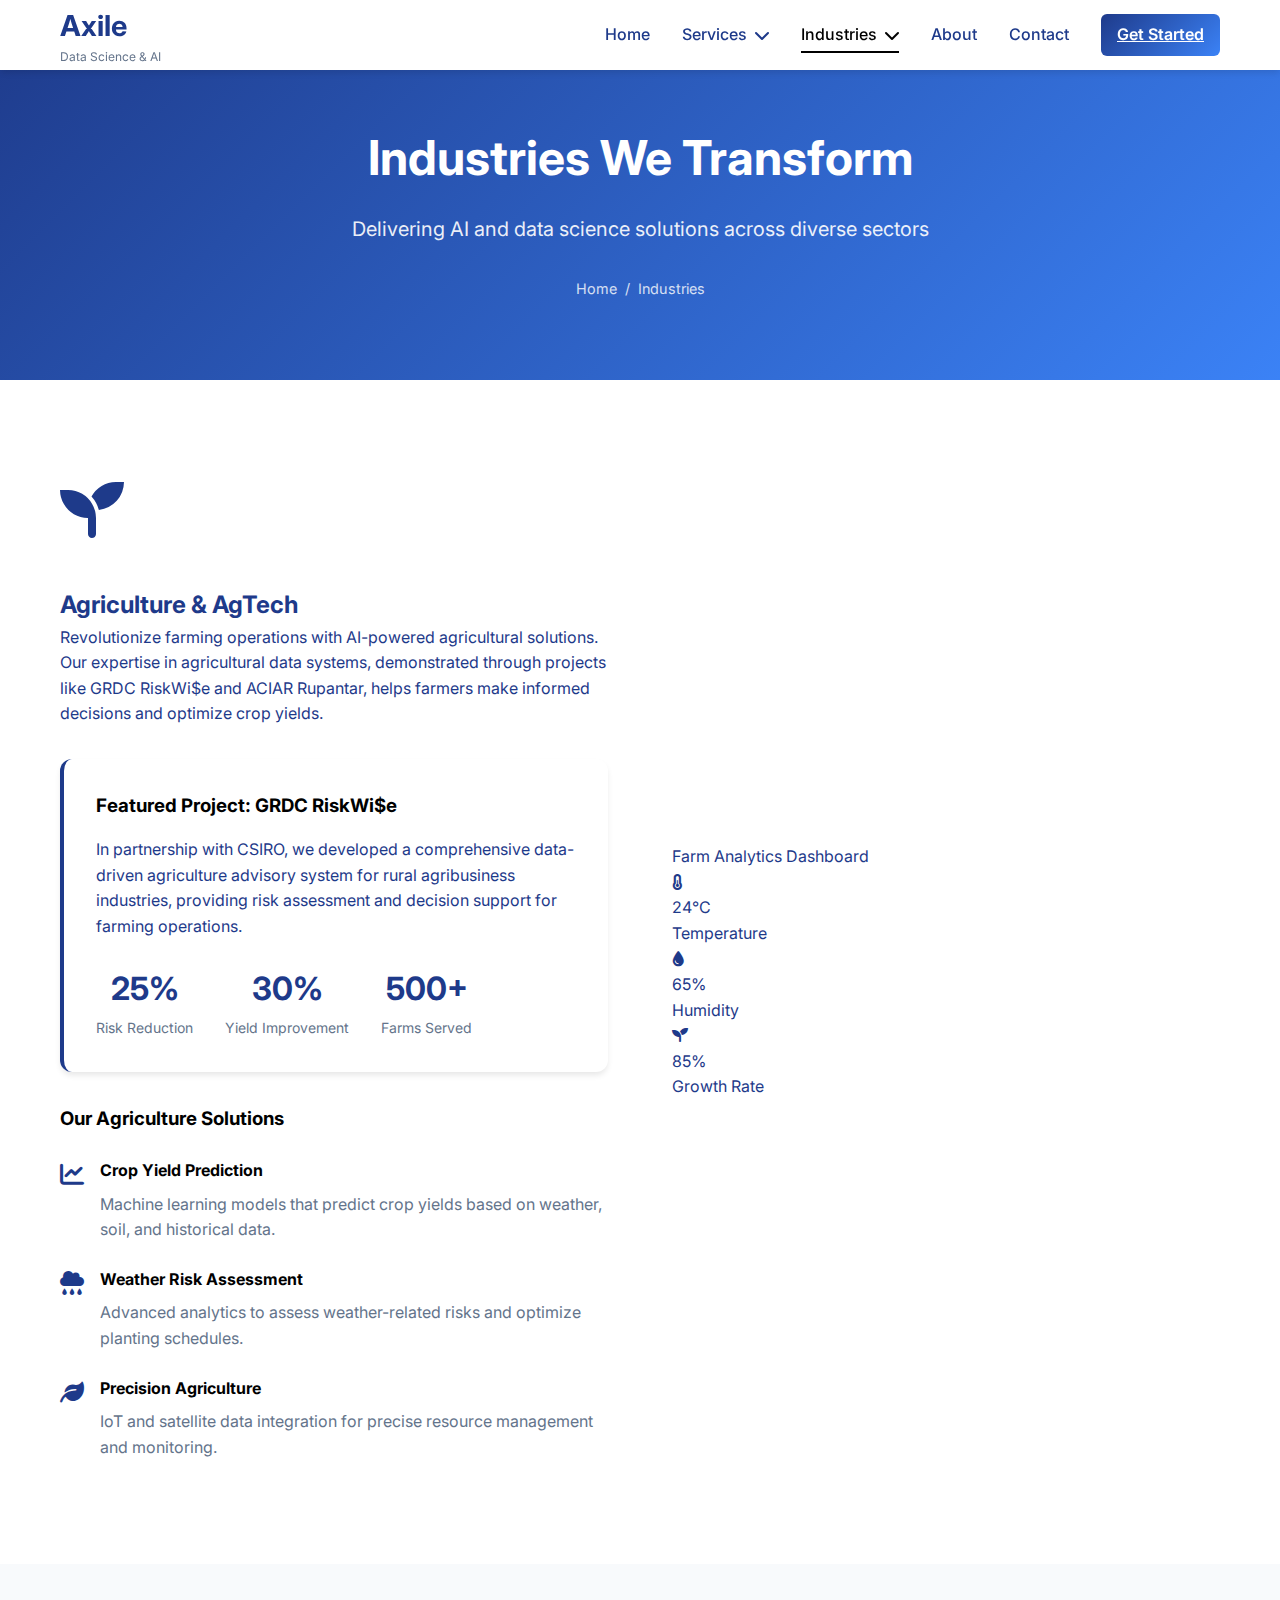
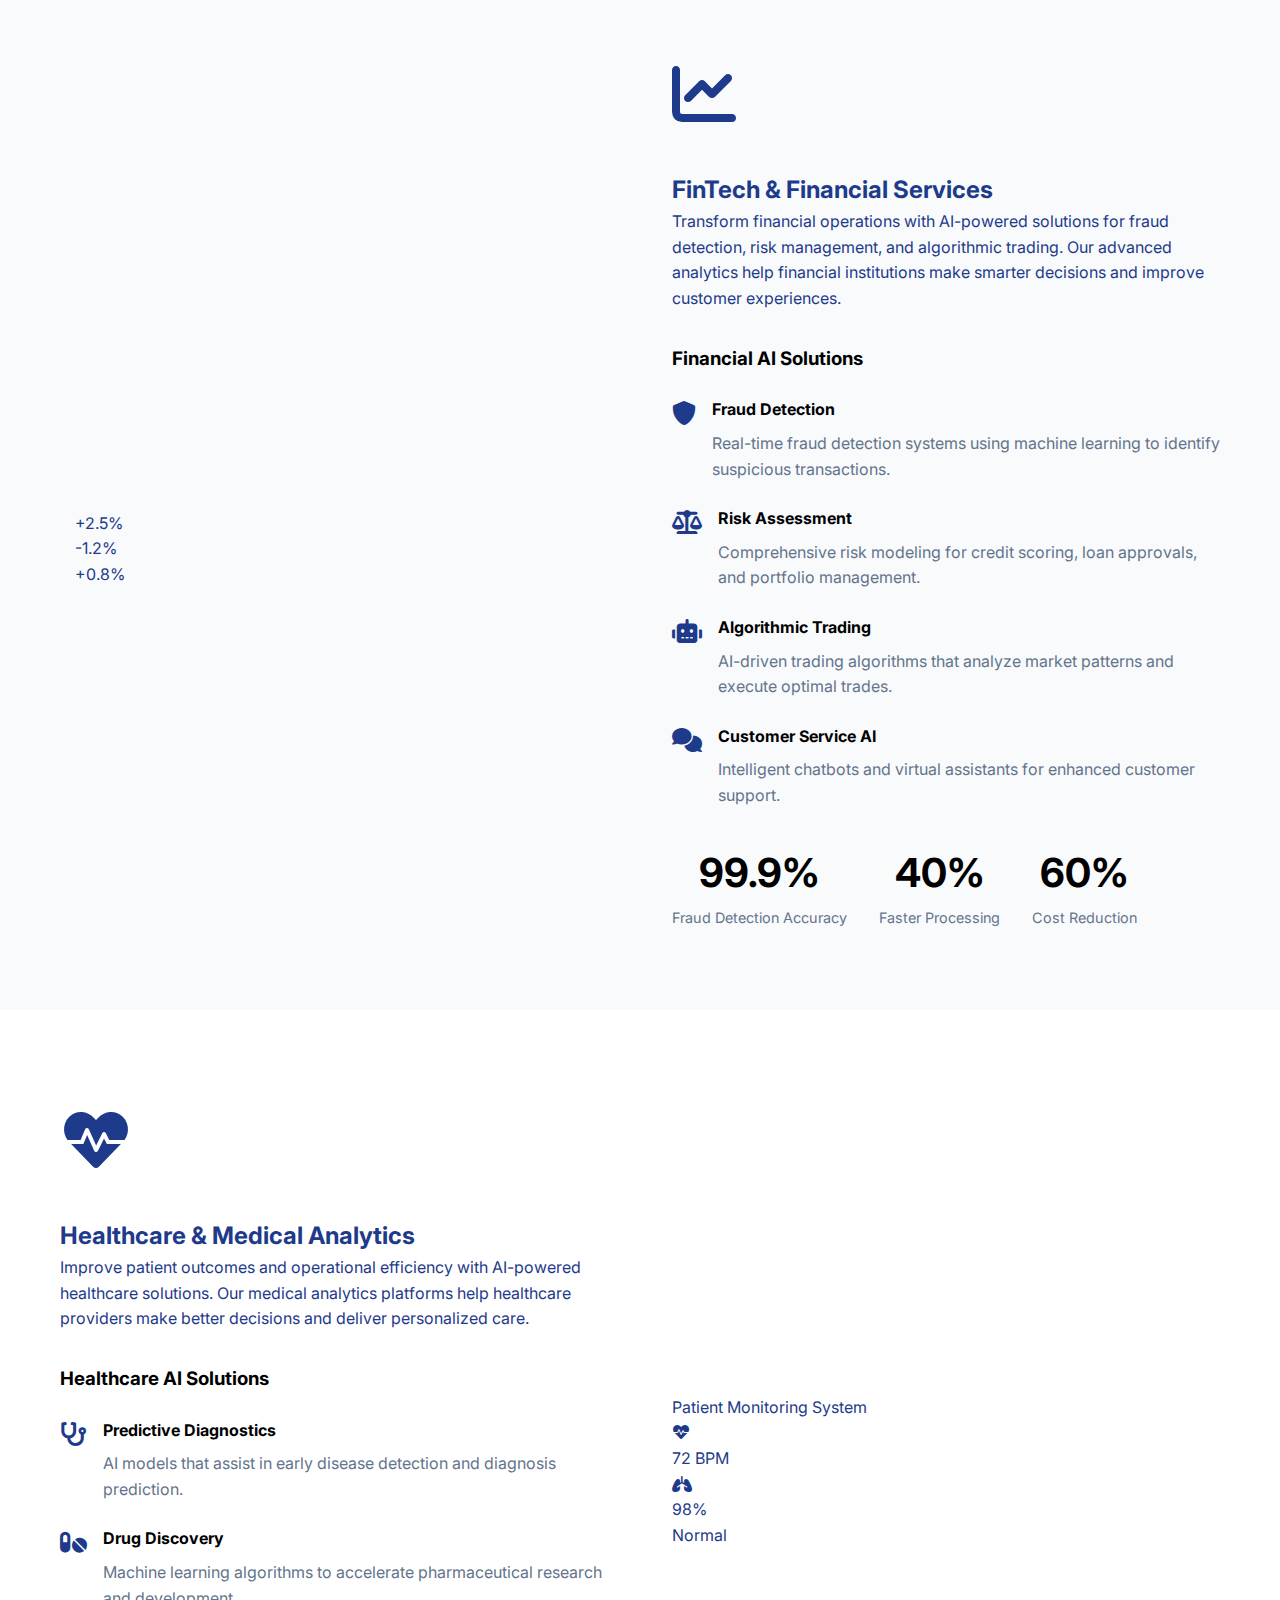
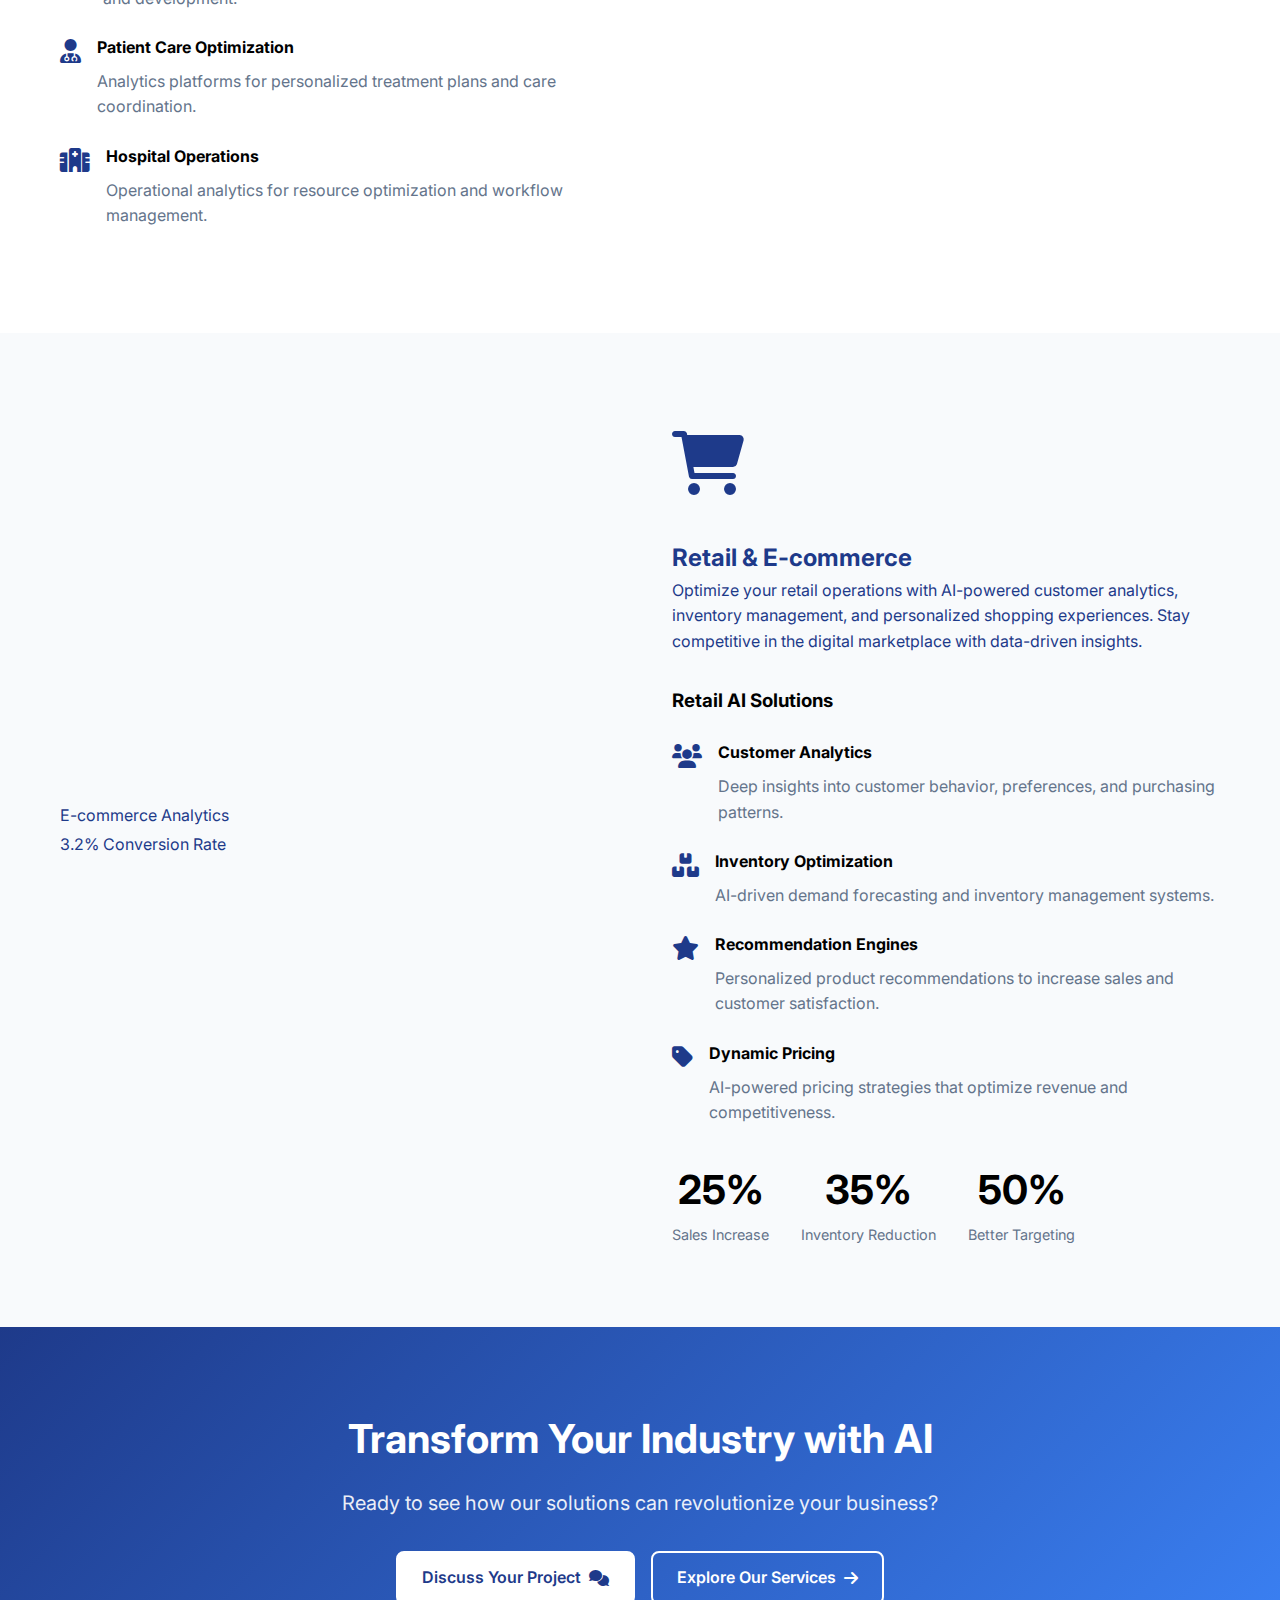
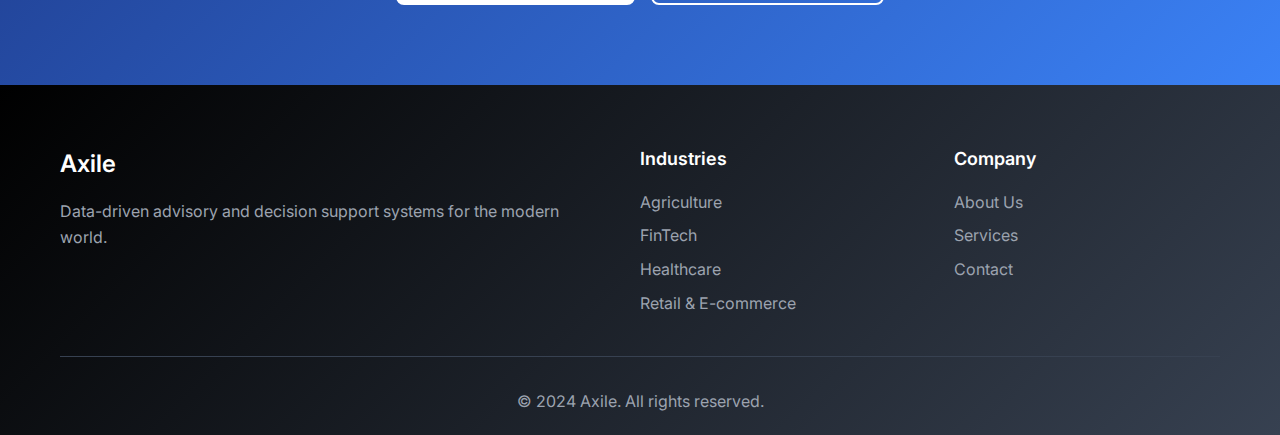
<file: industries.html>
<!DOCTYPE html>
<html lang="en">
<head>
    <meta charset="UTF-8">
    <meta name="viewport" content="width=device-width, initial-scale=1.0">
    <title>Industries - Axile Data Science & AI</title>
    <link rel="stylesheet" href="styles.css">
    <link href="https://fonts.googleapis.com/css2?family=Inter:wght@300;400;500;600;700;800&display=swap" rel="stylesheet">
    <link rel="stylesheet" href="https://cdnjs.cloudflare.com/ajax/libs/font-awesome/6.0.0/css/all.min.css">
</head>
<body>
    <!-- Navigation -->
    <nav class="navbar">
        <div class="nav-container">
            <div class="nav-logo">
                <a href="index.html" class="logo-link">
                    <h2>Axile</h2>
                    <span class="logo-tagline">Data Science & AI</span>
                </a>
            </div>
            <div class="nav-menu" id="nav-menu">
                <a href="index.html" class="nav-link">Home</a>
                <div class="nav-dropdown">
                    <a href="services.html" class="nav-link">Services <i class="fas fa-chevron-down"></i></a>
                    <div class="dropdown-content">
                        <a href="services.html#ai-ml">AI & Machine Learning</a>
                        <a href="services.html#data-analytics">Data Analytics</a>
                        <a href="services.html#consulting">Consulting</a>
                        <a href="services.html#development">Development</a>
                    </div>
                </div>
                <div class="nav-dropdown">
                    <a href="industries.html" class="nav-link active">Industries <i class="fas fa-chevron-down"></i></a>
                    <div class="dropdown-content">
                        <a href="#agriculture">Agriculture</a>
                        <a href="#fintech">FinTech</a>
                        <a href="#healthcare">Healthcare</a>
                        <a href="#retail">Retail</a>
                    </div>
                </div>
                <a href="about.html" class="nav-link">About</a>
                <a href="contact.html" class="nav-link">Contact</a>
                <a href="contact.html" class="nav-cta">Get Started</a>
            </div>
            <div class="nav-toggle" id="nav-toggle">
                <span class="bar"></span>
                <span class="bar"></span>
                <span class="bar"></span>
            </div>
        </div>
    </nav>

    <!-- Page Header -->
    <section class="page-header">
        <div class="container">
            <div class="page-header-content">
                <h1>Industries We Transform</h1>
                <p>Delivering AI and data science solutions across diverse sectors</p>
                <div class="breadcrumb">
                    <a href="index.html">Home</a>
                    <span>/</span>
                    <span>Industries</span>
                </div>
            </div>
        </div>
    </section>

    <!-- Agriculture Section -->
    <section id="agriculture" class="industry-detail">
        <div class="container">
            <div class="industry-detail-content">
                <div class="industry-detail-text">
                    <div class="industry-icon-large">
                        <i class="fas fa-seedling"></i>
                    </div>
                    <h2>Agriculture & AgTech</h2>
                    <p>Revolutionize farming operations with AI-powered agricultural solutions. Our expertise in agricultural data systems, demonstrated through projects like GRDC RiskWi$e and ACIAR Rupantar, helps farmers make informed decisions and optimize crop yields.</p>
                    
                    <div class="case-study">
                        <h3>Featured Project: GRDC RiskWi$e</h3>
                        <p>In partnership with CSIRO, we developed a comprehensive data-driven agriculture advisory system for rural agribusiness industries, providing risk assessment and decision support for farming operations.</p>
                        <div class="project-metrics">
                            <div class="metric">
                                <span class="metric-number">25%</span>
                                <span class="metric-label">Risk Reduction</span>
                            </div>
                            <div class="metric">
                                <span class="metric-number">30%</span>
                                <span class="metric-label">Yield Improvement</span>
                            </div>
                            <div class="metric">
                                <span class="metric-number">500+</span>
                                <span class="metric-label">Farms Served</span>
                            </div>
                        </div>
                    </div>

                    <div class="solutions-list">
                        <h3>Our Agriculture Solutions</h3>
                        <div class="solution-item">
                            <i class="fas fa-chart-line"></i>
                            <div>
                                <h4>Crop Yield Prediction</h4>
                                <p>Machine learning models that predict crop yields based on weather, soil, and historical data.</p>
                            </div>
                        </div>
                        <div class="solution-item">
                            <i class="fas fa-cloud-rain"></i>
                            <div>
                                <h4>Weather Risk Assessment</h4>
                                <p>Advanced analytics to assess weather-related risks and optimize planting schedules.</p>
                            </div>
                        </div>
                        <div class="solution-item">
                            <i class="fas fa-leaf"></i>
                            <div>
                                <h4>Precision Agriculture</h4>
                                <p>IoT and satellite data integration for precise resource management and monitoring.</p>
                            </div>
                        </div>
                    </div>
                </div>
                <div class="industry-detail-visual">
                    <div class="agriculture-visual">
                        <div class="farm-dashboard">
                            <div class="dashboard-header">Farm Analytics Dashboard</div>
                            <div class="dashboard-metrics">
                                <div class="metric-card">
                                    <div class="metric-icon"><i class="fas fa-thermometer-half"></i></div>
                                    <div class="metric-value">24°C</div>
                                    <div class="metric-name">Temperature</div>
                                </div>
                                <div class="metric-card">
                                    <div class="metric-icon"><i class="fas fa-tint"></i></div>
                                    <div class="metric-value">65%</div>
                                    <div class="metric-name">Humidity</div>
                                </div>
                                <div class="metric-card">
                                    <div class="metric-icon"><i class="fas fa-seedling"></i></div>
                                    <div class="metric-value">85%</div>
                                    <div class="metric-name">Growth Rate</div>
                                </div>
                            </div>
                        </div>
                    </div>
                </div>
            </div>
        </div>
    </section>

    <!-- FinTech Section -->
    <section id="fintech" class="industry-detail alternate">
        <div class="container">
            <div class="industry-detail-content">
                <div class="industry-detail-visual">
                    <div class="fintech-visual">
                        <div class="trading-dashboard">
                            <div class="chart-container">
                                <div class="price-chart">
                                    <div class="chart-line fintech-chart"></div>
                                </div>
                                <div class="trading-indicators">
                                    <div class="indicator positive">+2.5%</div>
                                    <div class="indicator negative">-1.2%</div>
                                    <div class="indicator positive">+0.8%</div>
                                </div>
                            </div>
                        </div>
                    </div>
                </div>
                <div class="industry-detail-text">
                    <div class="industry-icon-large">
                        <i class="fas fa-chart-line"></i>
                    </div>
                    <h2>FinTech & Financial Services</h2>
                    <p>Transform financial operations with AI-powered solutions for fraud detection, risk management, and algorithmic trading. Our advanced analytics help financial institutions make smarter decisions and improve customer experiences.</p>
                    
                    <div class="solutions-list">
                        <h3>Financial AI Solutions</h3>
                        <div class="solution-item">
                            <i class="fas fa-shield-alt"></i>
                            <div>
                                <h4>Fraud Detection</h4>
                                <p>Real-time fraud detection systems using machine learning to identify suspicious transactions.</p>
                            </div>
                        </div>
                        <div class="solution-item">
                            <i class="fas fa-balance-scale"></i>
                            <div>
                                <h4>Risk Assessment</h4>
                                <p>Comprehensive risk modeling for credit scoring, loan approvals, and portfolio management.</p>
                            </div>
                        </div>
                        <div class="solution-item">
                            <i class="fas fa-robot"></i>
                            <div>
                                <h4>Algorithmic Trading</h4>
                                <p>AI-driven trading algorithms that analyze market patterns and execute optimal trades.</p>
                            </div>
                        </div>
                        <div class="solution-item">
                            <i class="fas fa-comments"></i>
                            <div>
                                <h4>Customer Service AI</h4>
                                <p>Intelligent chatbots and virtual assistants for enhanced customer support.</p>
                            </div>
                        </div>
                    </div>

                    <div class="industry-stats">
                        <div class="stat-item">
                            <span class="stat-number">99.9%</span>
                            <span class="stat-label">Fraud Detection Accuracy</span>
                        </div>
                        <div class="stat-item">
                            <span class="stat-number">40%</span>
                            <span class="stat-label">Faster Processing</span>
                        </div>
                        <div class="stat-item">
                            <span class="stat-number">60%</span>
                            <span class="stat-label">Cost Reduction</span>
                        </div>
                    </div>
                </div>
            </div>
        </div>
    </section>

    <!-- Healthcare Section -->
    <section id="healthcare" class="industry-detail">
        <div class="container">
            <div class="industry-detail-content">
                <div class="industry-detail-text">
                    <div class="industry-icon-large">
                        <i class="fas fa-heartbeat"></i>
                    </div>
                    <h2>Healthcare & Medical Analytics</h2>
                    <p>Improve patient outcomes and operational efficiency with AI-powered healthcare solutions. Our medical analytics platforms help healthcare providers make better decisions and deliver personalized care.</p>
                    
                    <div class="solutions-list">
                        <h3>Healthcare AI Solutions</h3>
                        <div class="solution-item">
                            <i class="fas fa-stethoscope"></i>
                            <div>
                                <h4>Predictive Diagnostics</h4>
                                <p>AI models that assist in early disease detection and diagnosis prediction.</p>
                            </div>
                        </div>
                        <div class="solution-item">
                            <i class="fas fa-pills"></i>
                            <div>
                                <h4>Drug Discovery</h4>
                                <p>Machine learning algorithms to accelerate pharmaceutical research and development.</p>
                            </div>
                        </div>
                        <div class="solution-item">
                            <i class="fas fa-user-md"></i>
                            <div>
                                <h4>Patient Care Optimization</h4>
                                <p>Analytics platforms for personalized treatment plans and care coordination.</p>
                            </div>
                        </div>
                        <div class="solution-item">
                            <i class="fas fa-hospital"></i>
                            <div>
                                <h4>Hospital Operations</h4>
                                <p>Operational analytics for resource optimization and workflow management.</p>
                            </div>
                        </div>
                    </div>
                </div>
                <div class="industry-detail-visual">
                    <div class="healthcare-visual">
                        <div class="patient-monitor">
                            <div class="monitor-header">Patient Monitoring System</div>
                            <div class="vital-signs">
                                <div class="vital-sign">
                                    <div class="vital-icon"><i class="fas fa-heartbeat"></i></div>
                                    <div class="vital-value">72 BPM</div>
                                    <div class="vital-chart"></div>
                                </div>
                                <div class="vital-sign">
                                    <div class="vital-icon"><i class="fas fa-lungs"></i></div>
                                    <div class="vital-value">98%</div>
                                    <div class="vital-status normal">Normal</div>
                                </div>
                            </div>
                        </div>
                    </div>
                </div>
            </div>
        </div>
    </section>

    <!-- Retail Section -->
    <section id="retail" class="industry-detail alternate">
        <div class="container">
            <div class="industry-detail-content">
                <div class="industry-detail-visual">
                    <div class="retail-visual">
                        <div class="ecommerce-dashboard">
                            <div class="dashboard-title">E-commerce Analytics</div>
                            <div class="sales-metrics">
                                <div class="sales-chart">
                                    <div class="chart-bars">
                                        <div class="bar" style="height: 60%"></div>
                                        <div class="bar" style="height: 80%"></div>
                                        <div class="bar" style="height: 45%"></div>
                                        <div class="bar" style="height: 90%"></div>
                                        <div class="bar" style="height: 70%"></div>
                                    </div>
                                </div>
                                <div class="conversion-rate">
                                    <span class="rate-value">3.2%</span>
                                    <span class="rate-label">Conversion Rate</span>
                                </div>
                            </div>
                        </div>
                    </div>
                </div>
                <div class="industry-detail-text">
                    <div class="industry-icon-large">
                        <i class="fas fa-shopping-cart"></i>
                    </div>
                    <h2>Retail & E-commerce</h2>
                    <p>Optimize your retail operations with AI-powered customer analytics, inventory management, and personalized shopping experiences. Stay competitive in the digital marketplace with data-driven insights.</p>
                    
                    <div class="solutions-list">
                        <h3>Retail AI Solutions</h3>
                        <div class="solution-item">
                            <i class="fas fa-users"></i>
                            <div>
                                <h4>Customer Analytics</h4>
                                <p>Deep insights into customer behavior, preferences, and purchasing patterns.</p>
                            </div>
                        </div>
                        <div class="solution-item">
                            <i class="fas fa-boxes"></i>
                            <div>
                                <h4>Inventory Optimization</h4>
                                <p>AI-driven demand forecasting and inventory management systems.</p>
                            </div>
                        </div>
                        <div class="solution-item">
                            <i class="fas fa-star"></i>
                            <div>
                                <h4>Recommendation Engines</h4>
                                <p>Personalized product recommendations to increase sales and customer satisfaction.</p>
                            </div>
                        </div>
                        <div class="solution-item">
                            <i class="fas fa-tag"></i>
                            <div>
                                <h4>Dynamic Pricing</h4>
                                <p>AI-powered pricing strategies that optimize revenue and competitiveness.</p>
                            </div>
                        </div>
                    </div>

                    <div class="industry-stats">
                        <div class="stat-item">
                            <span class="stat-number">25%</span>
                            <span class="stat-label">Sales Increase</span>
                        </div>
                        <div class="stat-item">
                            <span class="stat-number">35%</span>
                            <span class="stat-label">Inventory Reduction</span>
                        </div>
                        <div class="stat-item">
                            <span class="stat-number">50%</span>
                            <span class="stat-label">Better Targeting</span>
                        </div>
                    </div>
                </div>
            </div>
        </div>
    </section>

    <!-- CTA Section -->
    <section class="cta-section">
        <div class="container">
            <div class="cta-content">
                <h2>Transform Your Industry with AI</h2>
                <p>Ready to see how our solutions can revolutionize your business?</p>
                <div class="cta-buttons">
                    <a href="contact.html" class="btn btn-primary">
                        <span>Discuss Your Project</span>
                        <i class="fas fa-comments"></i>
                    </a>
                    <a href="services.html" class="btn btn-secondary">
                        <span>Explore Our Services</span>
                        <i class="fas fa-arrow-right"></i>
                    </a>
                </div>
            </div>
        </div>
    </section>

    <!-- Footer -->
    <footer class="footer">
        <div class="container">
            <div class="footer-content">
                <div class="footer-section">
                    <h3>Axile</h3>
                    <p>Data-driven advisory and decision support systems for the modern world.</p>
                </div>
                <div class="footer-section">
                    <h4>Industries</h4>
                    <ul>
                        <li><a href="#agriculture">Agriculture</a></li>
                        <li><a href="#fintech">FinTech</a></li>
                        <li><a href="#healthcare">Healthcare</a></li>
                        <li><a href="#retail">Retail & E-commerce</a></li>
                    </ul>
                </div>
                <div class="footer-section">
                    <h4>Company</h4>
                    <ul>
                        <li><a href="about.html">About Us</a></li>
                        <li><a href="services.html">Services</a></li>
                        <li><a href="contact.html">Contact</a></li>
                    </ul>
                </div>
            </div>
            <div class="footer-bottom">
                <p>&copy; 2024 Axile. All rights reserved.</p>
            </div>
        </div>
    </footer>

    <script src="script.js"></script>
</body>
</html>
</file>
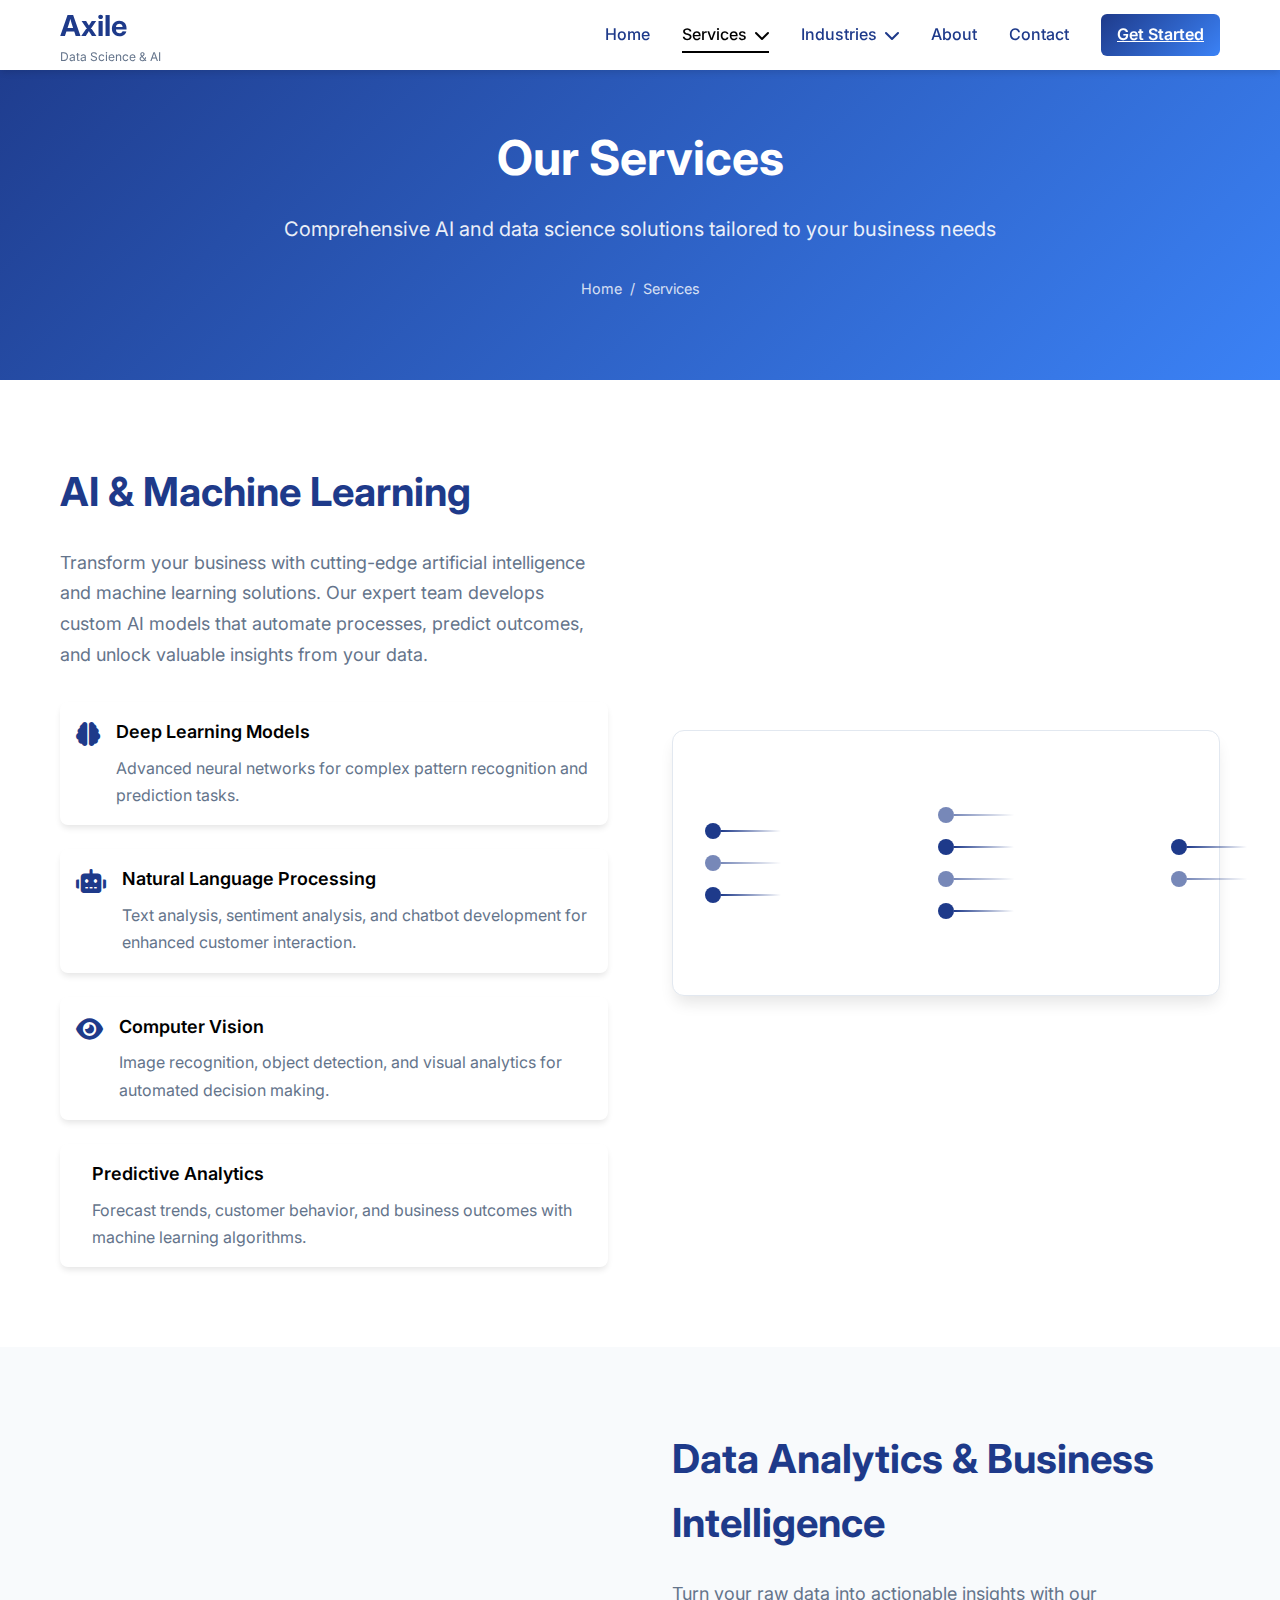
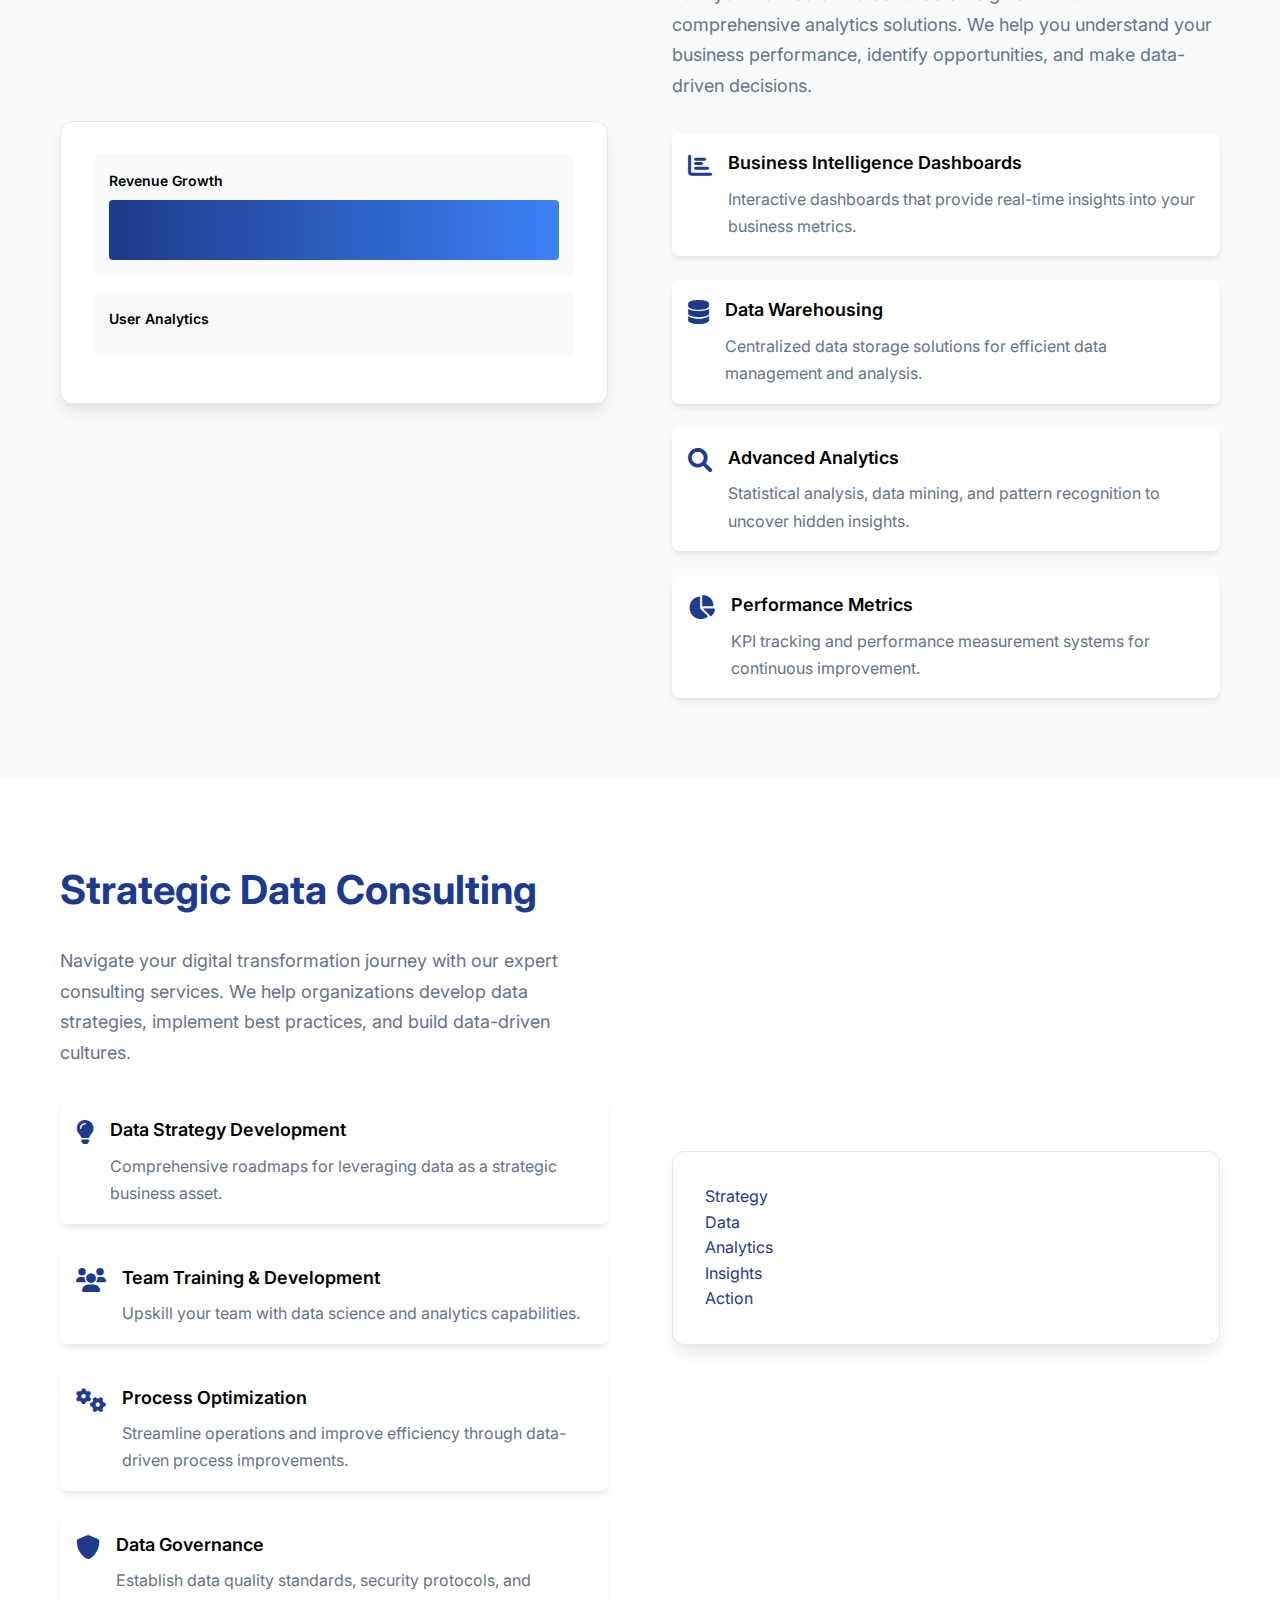
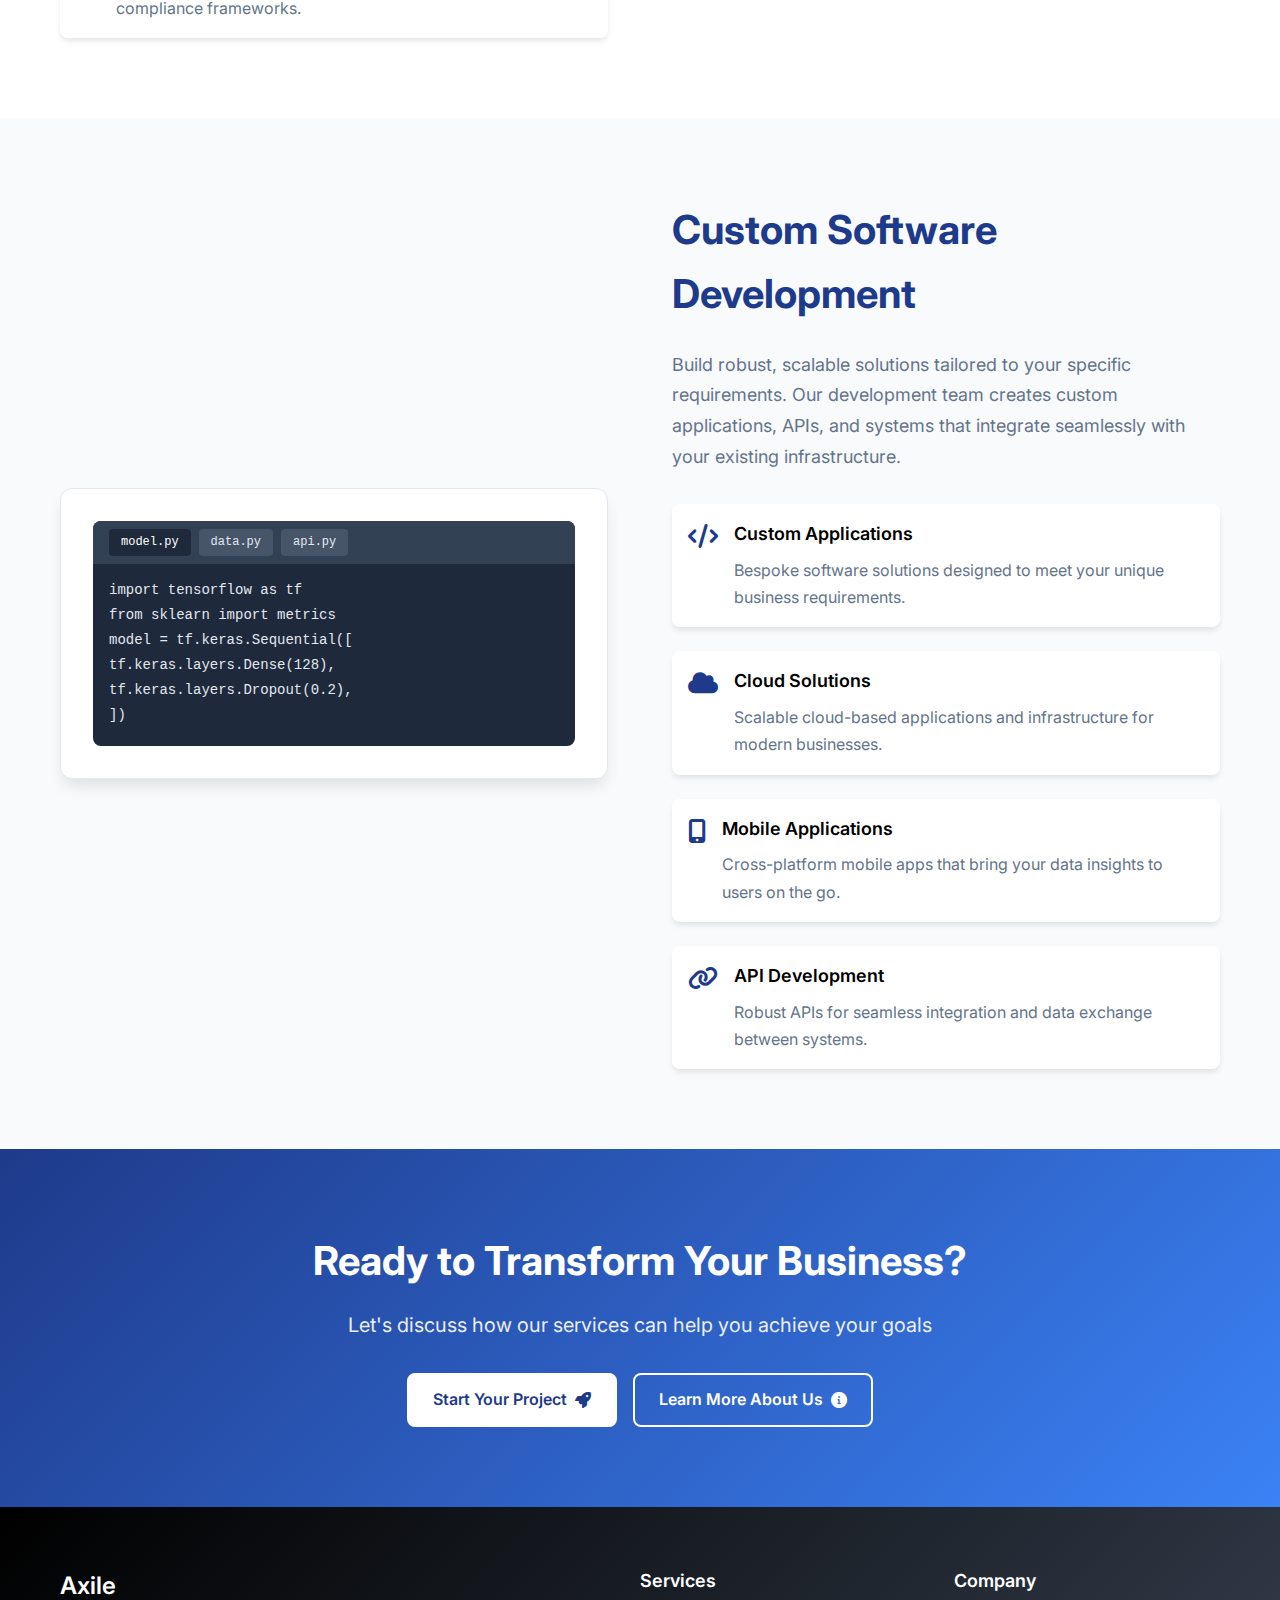
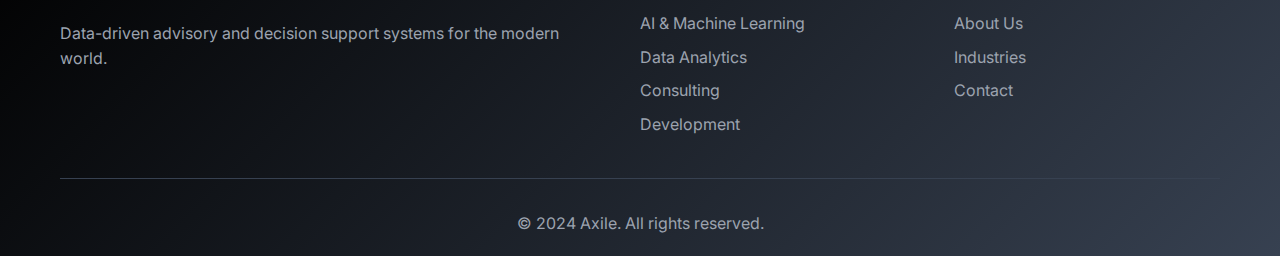
<file: services.html>
<!DOCTYPE html>
<html lang="en">
<head>
    <meta charset="UTF-8">
    <meta name="viewport" content="width=device-width, initial-scale=1.0">
    <title>Services - Axile Data Science & AI</title>
    <link rel="stylesheet" href="styles.css">
    <link href="https://fonts.googleapis.com/css2?family=Inter:wght@300;400;500;600;700;800&display=swap" rel="stylesheet">
    <link rel="stylesheet" href="https://cdnjs.cloudflare.com/ajax/libs/font-awesome/6.0.0/css/all.min.css">
</head>
<body>
    <!-- Navigation -->
    <nav class="navbar">
        <div class="nav-container">
            <div class="nav-logo">
                <a href="index.html" class="logo-link">
                    <h2>Axile</h2>
                    <span class="logo-tagline">Data Science & AI</span>
                </a>
            </div>
            <div class="nav-menu" id="nav-menu">
                <a href="index.html" class="nav-link">Home</a>
                <div class="nav-dropdown">
                    <a href="services.html" class="nav-link active">Services <i class="fas fa-chevron-down"></i></a>
                    <div class="dropdown-content">
                        <a href="#ai-ml">AI & Machine Learning</a>
                        <a href="#data-analytics">Data Analytics</a>
                        <a href="#consulting">Consulting</a>
                        <a href="#development">Development</a>
                    </div>
                </div>
                <div class="nav-dropdown">
                    <a href="industries.html" class="nav-link">Industries <i class="fas fa-chevron-down"></i></a>
                    <div class="dropdown-content">
                        <a href="industries.html#agriculture">Agriculture</a>
                        <a href="industries.html#fintech">FinTech</a>
                        <a href="industries.html#healthcare">Healthcare</a>
                        <a href="industries.html#retail">Retail</a>
                    </div>
                </div>
                <a href="about.html" class="nav-link">About</a>
                <a href="contact.html" class="nav-link">Contact</a>
                <a href="contact.html" class="nav-cta">Get Started</a>
            </div>
            <div class="nav-toggle" id="nav-toggle">
                <span class="bar"></span>
                <span class="bar"></span>
                <span class="bar"></span>
            </div>
        </div>
    </nav>

    <!-- Page Header -->
    <section class="page-header">
        <div class="container">
            <div class="page-header-content">
                <h1>Our Services</h1>
                <p>Comprehensive AI and data science solutions tailored to your business needs</p>
                <div class="breadcrumb">
                    <a href="index.html">Home</a>
                    <span>/</span>
                    <span>Services</span>
                </div>
            </div>
        </div>
    </section>

    <!-- AI & Machine Learning Section -->
    <section id="ai-ml" class="service-detail">
        <div class="container">
            <div class="service-detail-content">
                <div class="service-detail-text">
                    <h2>AI & Machine Learning</h2>
                    <p>Transform your business with cutting-edge artificial intelligence and machine learning solutions. Our expert team develops custom AI models that automate processes, predict outcomes, and unlock valuable insights from your data.</p>
                    <div class="service-features">
                        <div class="feature-item">
                            <i class="fas fa-brain"></i>
                            <div>
                                <h4>Deep Learning Models</h4>
                                <p>Advanced neural networks for complex pattern recognition and prediction tasks.</p>
                            </div>
                        </div>
                        <div class="feature-item">
                            <i class="fas fa-robot"></i>
                            <div>
                                <h4>Natural Language Processing</h4>
                                <p>Text analysis, sentiment analysis, and chatbot development for enhanced customer interaction.</p>
                            </div>
                        </div>
                        <div class="feature-item">
                            <i class="fas fa-eye"></i>
                            <div>
                                <h4>Computer Vision</h4>
                                <p>Image recognition, object detection, and visual analytics for automated decision making.</p>
                            </div>
                        </div>
                        <div class="feature-item">
                            <i class="fas fa-chart-network"></i>
                            <div>
                                <h4>Predictive Analytics</h4>
                                <p>Forecast trends, customer behavior, and business outcomes with machine learning algorithms.</p>
                            </div>
                        </div>
                    </div>
                </div>
                <div class="service-detail-visual">
                    <div class="ai-animation">
                        <div class="neural-nodes">
                            <div class="node-group">
                                <div class="node active"></div>
                                <div class="node"></div>
                                <div class="node active"></div>
                            </div>
                            <div class="node-group">
                                <div class="node"></div>
                                <div class="node active"></div>
                                <div class="node"></div>
                                <div class="node active"></div>
                            </div>
                            <div class="node-group">
                                <div class="node active"></div>
                                <div class="node"></div>
                            </div>
                        </div>
                    </div>
                </div>
            </div>
        </div>
    </section>

    <!-- Data Analytics Section -->
    <section id="data-analytics" class="service-detail alternate">
        <div class="container">
            <div class="service-detail-content">
                <div class="service-detail-visual">
                    <div class="analytics-dashboard">
                        <div class="dashboard-card">
                            <div class="card-header">Revenue Growth</div>
                            <div class="card-chart">
                                <div class="chart-line"></div>
                            </div>
                        </div>
                        <div class="dashboard-card">
                            <div class="card-header">User Analytics</div>
                            <div class="card-stats">
                                <div class="stat-circle" data-percentage="75"></div>
                            </div>
                        </div>
                    </div>
                </div>
                <div class="service-detail-text">
                    <h2>Data Analytics & Business Intelligence</h2>
                    <p>Turn your raw data into actionable insights with our comprehensive analytics solutions. We help you understand your business performance, identify opportunities, and make data-driven decisions.</p>
                    <div class="service-features">
                        <div class="feature-item">
                            <i class="fas fa-chart-bar"></i>
                            <div>
                                <h4>Business Intelligence Dashboards</h4>
                                <p>Interactive dashboards that provide real-time insights into your business metrics.</p>
                            </div>
                        </div>
                        <div class="feature-item">
                            <i class="fas fa-database"></i>
                            <div>
                                <h4>Data Warehousing</h4>
                                <p>Centralized data storage solutions for efficient data management and analysis.</p>
                            </div>
                        </div>
                        <div class="feature-item">
                            <i class="fas fa-search"></i>
                            <div>
                                <h4>Advanced Analytics</h4>
                                <p>Statistical analysis, data mining, and pattern recognition to uncover hidden insights.</p>
                            </div>
                        </div>
                        <div class="feature-item">
                            <i class="fas fa-chart-pie"></i>
                            <div>
                                <h4>Performance Metrics</h4>
                                <p>KPI tracking and performance measurement systems for continuous improvement.</p>
                            </div>
                        </div>
                    </div>
                </div>
            </div>
        </div>
    </section>

    <!-- Consulting Section -->
    <section id="consulting" class="service-detail">
        <div class="container">
            <div class="service-detail-content">
                <div class="service-detail-text">
                    <h2>Strategic Data Consulting</h2>
                    <p>Navigate your digital transformation journey with our expert consulting services. We help organizations develop data strategies, implement best practices, and build data-driven cultures.</p>
                    <div class="service-features">
                        <div class="feature-item">
                            <i class="fas fa-lightbulb"></i>
                            <div>
                                <h4>Data Strategy Development</h4>
                                <p>Comprehensive roadmaps for leveraging data as a strategic business asset.</p>
                            </div>
                        </div>
                        <div class="feature-item">
                            <i class="fas fa-users"></i>
                            <div>
                                <h4>Team Training & Development</h4>
                                <p>Upskill your team with data science and analytics capabilities.</p>
                            </div>
                        </div>
                        <div class="feature-item">
                            <i class="fas fa-cogs"></i>
                            <div>
                                <h4>Process Optimization</h4>
                                <p>Streamline operations and improve efficiency through data-driven process improvements.</p>
                            </div>
                        </div>
                        <div class="feature-item">
                            <i class="fas fa-shield-alt"></i>
                            <div>
                                <h4>Data Governance</h4>
                                <p>Establish data quality standards, security protocols, and compliance frameworks.</p>
                            </div>
                        </div>
                    </div>
                </div>
                <div class="service-detail-visual">
                    <div class="consulting-visual">
                        <div class="strategy-diagram">
                            <div class="strategy-node center">Strategy</div>
                            <div class="strategy-node">Data</div>
                            <div class="strategy-node">Analytics</div>
                            <div class="strategy-node">Insights</div>
                            <div class="strategy-node">Action</div>
                        </div>
                    </div>
                </div>
            </div>
        </div>
    </section>

    <!-- Development Section -->
    <section id="development" class="service-detail alternate">
        <div class="container">
            <div class="service-detail-content">
                <div class="service-detail-visual">
                    <div class="development-visual">
                        <div class="code-editor">
                            <div class="editor-header">
                                <div class="editor-tabs">
                                    <div class="tab active">model.py</div>
                                    <div class="tab">data.py</div>
                                    <div class="tab">api.py</div>
                                </div>
                            </div>
                            <div class="editor-content">
                                <div class="code-line">import tensorflow as tf</div>
                                <div class="code-line">from sklearn import metrics</div>
                                <div class="code-line">model = tf.keras.Sequential([</div>
                                <div class="code-line">  tf.keras.layers.Dense(128),</div>
                                <div class="code-line">  tf.keras.layers.Dropout(0.2),</div>
                                <div class="code-line">])</div>
                            </div>
                        </div>
                    </div>
                </div>
                <div class="service-detail-text">
                    <h2>Custom Software Development</h2>
                    <p>Build robust, scalable solutions tailored to your specific requirements. Our development team creates custom applications, APIs, and systems that integrate seamlessly with your existing infrastructure.</p>
                    <div class="service-features">
                        <div class="feature-item">
                            <i class="fas fa-code"></i>
                            <div>
                                <h4>Custom Applications</h4>
                                <p>Bespoke software solutions designed to meet your unique business requirements.</p>
                            </div>
                        </div>
                        <div class="feature-item">
                            <i class="fas fa-cloud"></i>
                            <div>
                                <h4>Cloud Solutions</h4>
                                <p>Scalable cloud-based applications and infrastructure for modern businesses.</p>
                            </div>
                        </div>
                        <div class="feature-item">
                            <i class="fas fa-mobile-alt"></i>
                            <div>
                                <h4>Mobile Applications</h4>
                                <p>Cross-platform mobile apps that bring your data insights to users on the go.</p>
                            </div>
                        </div>
                        <div class="feature-item">
                            <i class="fas fa-link"></i>
                            <div>
                                <h4>API Development</h4>
                                <p>Robust APIs for seamless integration and data exchange between systems.</p>
                            </div>
                        </div>
                    </div>
                </div>
            </div>
        </div>
    </section>

    <!-- CTA Section -->
    <section class="cta-section">
        <div class="container">
            <div class="cta-content">
                <h2>Ready to Transform Your Business?</h2>
                <p>Let's discuss how our services can help you achieve your goals</p>
                <div class="cta-buttons">
                    <a href="contact.html" class="btn btn-primary">
                        <span>Start Your Project</span>
                        <i class="fas fa-rocket"></i>
                    </a>
                    <a href="about.html" class="btn btn-secondary">
                        <span>Learn More About Us</span>
                        <i class="fas fa-info-circle"></i>
                    </a>
                </div>
            </div>
        </div>
    </section>

    <!-- Footer -->
    <footer class="footer">
        <div class="container">
            <div class="footer-content">
                <div class="footer-section">
                    <h3>Axile</h3>
                    <p>Data-driven advisory and decision support systems for the modern world.</p>
                </div>
                <div class="footer-section">
                    <h4>Services</h4>
                    <ul>
                        <li><a href="#ai-ml">AI & Machine Learning</a></li>
                        <li><a href="#data-analytics">Data Analytics</a></li>
                        <li><a href="#consulting">Consulting</a></li>
                        <li><a href="#development">Development</a></li>
                    </ul>
                </div>
                <div class="footer-section">
                    <h4>Company</h4>
                    <ul>
                        <li><a href="about.html">About Us</a></li>
                        <li><a href="industries.html">Industries</a></li>
                        <li><a href="contact.html">Contact</a></li>
                    </ul>
                </div>
            </div>
            <div class="footer-bottom">
                <p>&copy; 2024 Axile. All rights reserved.</p>
            </div>
        </div>
    </footer>

    <script src="script.js"></script>
</body>
</html>
</file>
<file: styles.css>
/* Reset and Base Styles */
* {
    margin: 0;
    padding: 0;
    box-sizing: border-box;
}

:root {
    --primary-color: #1e3a8a; /* Dark blue */
    --secondary-color: #000000; /* Black */
    --background-color: #ffffff; /* White */
    --text-primary: #1e3a8a; /* Dark blue */
    --text-secondary: #000000; /* Black */
    --text-light: #64748b;
    --border-color: #e2e8f0;
    --shadow: 0 4px 6px -1px rgba(0, 0, 0, 0.1);
    --shadow-lg: 0 10px 15px -3px rgba(0, 0, 0, 0.1);
    --gradient-primary: linear-gradient(135deg, #1e3a8a 0%, #3b82f6 100%);
    --gradient-secondary: linear-gradient(135deg, #000000 0%, #374151 100%);
}

body {
    font-family: 'Inter', sans-serif;
    line-height: 1.6;
    color: var(--text-primary);
    background-color: var(--background-color);
}

.container {
    max-width: 1200px;
    margin: 0 auto;
    padding: 0 20px;
}

/* Navigation */
.navbar {
    background-color: var(--background-color);
    box-shadow: var(--shadow);
    position: fixed;
    top: 0;
    width: 100%;
    z-index: 1000;
    transition: all 0.3s ease;
}

.nav-container {
    max-width: 1200px;
    margin: 0 auto;
    padding: 0 20px;
    display: flex;
    justify-content: space-between;
    align-items: center;
    height: 70px;
}

.nav-logo {
    display: flex;
    flex-direction: column;
    align-items: flex-start;
}

.logo-link {
    text-decoration: none;
    display: flex;
    flex-direction: column;
    align-items: flex-start;
    transition: transform 0.3s ease;
}

.logo-link:hover {
    transform: scale(1.05);
}

.nav-logo h2 {
    color: var(--primary-color);
    font-weight: 700;
    font-size: 1.8rem;
    margin: 0;
    transition: color 0.3s ease;
}

.logo-link:hover h2 {
    color: var(--text-secondary);
}

.logo-tagline {
    font-size: 0.75rem;
    color: var(--text-light);
    font-weight: 400;
    margin-top: -2px;
    transition: color 0.3s ease;
}

.logo-link:hover .logo-tagline {
    color: var(--primary-color);
}

.nav-menu {
    display: flex;
    gap: 2rem;
    align-items: center;
}

.nav-dropdown {
    position: relative;
}

.nav-link {
    color: var(--text-primary);
    text-decoration: none;
    font-weight: 500;
    transition: color 0.3s ease;
    position: relative;
    display: flex;
    align-items: center;
    gap: 0.5rem;
}

.nav-link:hover {
    color: var(--text-secondary);
}

.nav-link.active {
    color: var(--text-secondary);
}

.nav-link::after {
    content: '';
    position: absolute;
    width: 0;
    height: 2px;
    bottom: -5px;
    left: 0;
    background-color: var(--text-secondary);
    transition: width 0.3s ease;
}

.nav-link:hover::after,
.nav-link.active::after {
    width: 100%;
}

.nav-cta {
    background: var(--gradient-primary);
    color: white !important;
    padding: 8px 16px;
    border-radius: 6px;
    font-weight: 600;
    transition: transform 0.3s ease, box-shadow 0.3s ease;
}

.nav-cta:hover {
    transform: translateY(-2px);
    box-shadow: var(--shadow-lg);
}

.nav-cta::after {
    display: none;
}

/* Dropdown Styles */
.dropdown-content {
    position: absolute;
    top: 100%;
    left: 0;
    background-color: var(--background-color);
    min-width: 200px;
    box-shadow: var(--shadow-lg);
    border-radius: 8px;
    padding: 1rem 0;
    opacity: 0;
    visibility: hidden;
    transform: translateY(-10px);
    transition: all 0.3s ease;
    z-index: 1000;
    border: 1px solid var(--border-color);
}

.nav-dropdown:hover .dropdown-content {
    opacity: 1;
    visibility: visible;
    transform: translateY(0);
}

.dropdown-content a {
    display: block;
    padding: 0.5rem 1rem;
    color: var(--text-primary);
    text-decoration: none;
    transition: background-color 0.3s ease;
    font-weight: 400;
}

.dropdown-content a:hover {
    background-color: #f8fafc;
    color: var(--text-secondary);
}

.nav-toggle {
    display: none;
    flex-direction: column;
    cursor: pointer;
}

.bar {
    width: 25px;
    height: 3px;
    background-color: var(--primary-color);
    margin: 3px 0;
    transition: 0.3s;
}

/* Hero Section */
.hero {
    padding: 120px 0 80px;
    background-color: var(--background-color);
    min-height: 100vh;
    display: flex;
    align-items: center;
}

.hero-container {
    max-width: 1200px;
    margin: 0 auto;
    padding: 0 20px;
    display: grid;
    grid-template-columns: 1fr 1fr;
    gap: 4rem;
    align-items: center;
}

.hero-title {
    font-size: 3.5rem;
    font-weight: 700;
    color: var(--primary-color);
    margin-bottom: 1.5rem;
    line-height: 1.2;
}

.hero-subtitle {
    font-size: 1.25rem;
    color: var(--text-light);
    margin-bottom: 2rem;
    line-height: 1.6;
}

.hero-buttons {
    display: flex;
    gap: 1rem;
    flex-wrap: wrap;
}

.btn {
    padding: 12px 24px;
    border-radius: 6px;
    text-decoration: none;
    font-weight: 600;
    transition: all 0.3s ease;
    border: 2px solid transparent;
    cursor: pointer;
    display: inline-block;
}

.btn-primary {
    background-color: var(--primary-color);
    color: var(--background-color);
    border-color: var(--primary-color);
}

.btn-primary:hover {
    background-color: var(--text-secondary);
    border-color: var(--text-secondary);
}

.btn-secondary {
    background-color: transparent;
    color: var(--text-secondary);
    border-color: var(--text-secondary);
}

.btn-secondary:hover {
    background-color: var(--text-secondary);
    color: var(--background-color);
}

/* Data Visualization */
.data-visualization {
    display: flex;
    justify-content: center;
    align-items: center;
    height: 400px;
}

.chart-container {
    display: flex;
    align-items: end;
    gap: 15px;
    height: 200px;
}

.chart-bar {
    width: 40px;
    background: linear-gradient(to top, var(--primary-color), var(--text-secondary));
    border-radius: 4px 4px 0 0;
    animation: growUp 1.5s ease-out;
}

@keyframes growUp {
    from {
        height: 0;
    }
    to {
        height: inherit;
    }
}

/* Section Headers */
.section-header {
    text-align: center;
    margin-bottom: 4rem;
}

.section-header h2 {
    font-size: 2.5rem;
    font-weight: 700;
    color: var(--primary-color);
    margin-bottom: 1rem;
}

.section-header p {
    font-size: 1.125rem;
    color: var(--text-light);
    max-width: 600px;
    margin: 0 auto;
}

/* Services Section */
.services {
    padding: 80px 0;
    background-color: #f8fafc;
}

.services-grid {
    display: grid;
    grid-template-columns: repeat(auto-fit, minmax(350px, 1fr));
    gap: 2rem;
}

.service-card {
    background-color: var(--background-color);
    padding: 2rem;
    border-radius: 12px;
    box-shadow: var(--shadow);
    transition: transform 0.3s ease, box-shadow 0.3s ease;
    border: 1px solid var(--border-color);
}

.service-card:hover {
    transform: translateY(-5px);
    box-shadow: var(--shadow-lg);
}

.service-icon {
    color: var(--primary-color);
    margin-bottom: 1.5rem;
}

.service-card h3 {
    font-size: 1.5rem;
    font-weight: 600;
    color: var(--text-secondary);
    margin-bottom: 1rem;
}

.service-card p {
    color: var(--text-light);
    line-height: 1.6;
}

/* Projects Section */
.projects {
    padding: 80px 0;
    background-color: var(--background-color);
}

.projects-grid {
    display: grid;
    grid-template-columns: repeat(auto-fit, minmax(400px, 1fr));
    gap: 2rem;
}

.project-card {
    background-color: var(--background-color);
    padding: 2rem;
    border-radius: 12px;
    box-shadow: var(--shadow);
    border: 1px solid var(--border-color);
    transition: transform 0.3s ease, box-shadow 0.3s ease;
}

.project-card:hover {
    transform: translateY(-5px);
    box-shadow: var(--shadow-lg);
}

.project-header {
    display: flex;
    justify-content: space-between;
    align-items: center;
    margin-bottom: 1rem;
}

.project-header h3 {
    font-size: 1.5rem;
    font-weight: 600;
    color: var(--text-secondary);
}

.project-tag {
    background-color: var(--primary-color);
    color: var(--background-color);
    padding: 4px 12px;
    border-radius: 20px;
    font-size: 0.875rem;
    font-weight: 500;
}

.project-description {
    color: var(--text-light);
    margin-bottom: 1.5rem;
    line-height: 1.6;
}

.project-tech {
    display: flex;
    flex-wrap: wrap;
    gap: 0.5rem;
}

.tech-tag {
    background-color: #f1f5f9;
    color: var(--text-secondary);
    padding: 4px 12px;
    border-radius: 16px;
    font-size: 0.875rem;
    font-weight: 500;
}

/* About Section */
.about {
    padding: 80px 0;
    background-color: #f8fafc;
}

.about-content {
    max-width: 800px;
    margin: 0 auto;
    text-align: center;
}

.about h2 {
    font-size: 2.5rem;
    font-weight: 700;
    color: var(--primary-color);
    margin-bottom: 2rem;
}

.about p {
    font-size: 1.125rem;
    color: var(--text-light);
    margin-bottom: 1.5rem;
    line-height: 1.7;
}

.stats {
    display: grid;
    grid-template-columns: repeat(3, 1fr);
    gap: 2rem;
    margin-top: 3rem;
}

.stat {
    text-align: center;
}

.stat h3 {
    font-size: 2.5rem;
    font-weight: 700;
    color: var(--text-secondary);
    margin-bottom: 0.5rem;
}

.stat p {
    color: var(--text-light);
    font-weight: 500;
}

/* Contact Section */
.contact {
    padding: 80px 0;
    background-color: var(--background-color);
}

.contact-content {
    display: grid;
    grid-template-columns: 1fr 1fr;
    gap: 4rem;
    max-width: 1000px;
    margin: 0 auto;
}

.contact-info {
    display: flex;
    flex-direction: column;
    gap: 2rem;
}

.contact-item h3 {
    font-size: 1.25rem;
    font-weight: 600;
    color: var(--text-secondary);
    margin-bottom: 0.5rem;
}

.contact-item p {
    color: var(--text-light);
    font-size: 1.125rem;
}

.contact-form {
    display: flex;
    flex-direction: column;
    gap: 1.5rem;
}

.form-group input,
.form-group textarea {
    width: 100%;
    padding: 12px 16px;
    border: 2px solid var(--border-color);
    border-radius: 6px;
    font-size: 1rem;
    transition: border-color 0.3s ease;
    background-color: var(--background-color);
    color: var(--text-primary);
}

.form-group input:focus,
.form-group textarea:focus {
    outline: none;
    border-color: var(--primary-color);
}

.form-group textarea {
    resize: vertical;
    min-height: 120px;
}

/* Footer */
.footer {
    background-color: var(--text-secondary);
    color: var(--background-color);
    padding: 60px 0 20px;
}

.footer-content {
    display: grid;
    grid-template-columns: 2fr 1fr 1fr;
    gap: 3rem;
    margin-bottom: 2rem;
}

.footer-section h3 {
    font-size: 1.5rem;
    font-weight: 600;
    margin-bottom: 1rem;
    color: var(--background-color);
}

.footer-section h4 {
    font-size: 1.125rem;
    font-weight: 600;
    margin-bottom: 1rem;
    color: var(--background-color);
}

.footer-section p {
    color: #9ca3af;
    line-height: 1.6;
}

.footer-section ul {
    list-style: none;
}

.footer-section ul li {
    margin-bottom: 0.5rem;
}

.footer-section ul li a {
    color: #9ca3af;
    text-decoration: none;
    transition: color 0.3s ease;
}

.footer-section ul li a:hover {
    color: var(--background-color);
}

.footer-bottom {
    border-top: 1px solid #374151;
    padding-top: 2rem;
    text-align: center;
}

.footer-bottom p {
    color: #9ca3af;
}

/* Responsive Design */
@media (max-width: 768px) {
    .nav-menu {
        position: fixed;
        left: -100%;
        top: 70px;
        flex-direction: column;
        background-color: var(--background-color);
        width: 100%;
        text-align: center;
        transition: 0.3s;
        box-shadow: var(--shadow);
        padding: 2rem 0;
    }

    .nav-menu.active {
        left: 0;
    }

    .nav-toggle {
        display: flex;
    }

    .nav-toggle.active .bar:nth-child(2) {
        opacity: 0;
    }

    .nav-toggle.active .bar:nth-child(1) {
        transform: translateY(8px) rotate(45deg);
    }

    .nav-toggle.active .bar:nth-child(3) {
        transform: translateY(-8px) rotate(-45deg);
    }

    .hero-container {
        grid-template-columns: 1fr;
        text-align: center;
        gap: 2rem;
    }

    .hero-title {
        font-size: 2.5rem;
    }

    .services-grid {
        grid-template-columns: 1fr;
    }

    .projects-grid {
        grid-template-columns: 1fr;
    }

    .contact-content {
        grid-template-columns: 1fr;
        gap: 2rem;
    }

    .footer-content {
        grid-template-columns: 1fr;
        gap: 2rem;
        text-align: center;
    }

    .stats {
        grid-template-columns: 1fr;
        gap: 1rem;
    }

    .hero-buttons {
        justify-content: center;
    }

    .project-header {
        flex-direction: column;
        align-items: flex-start;
        gap: 0.5rem;
    }
}

@media (max-width: 480px) {
    .container {
        padding: 0 15px;
    }

    .hero {
        padding: 100px 0 60px;
    }

    .hero-title {
        font-size: 2rem;
    }

    .hero-subtitle {
        font-size: 1rem;
    }

    .section-header h2 {
        font-size: 2rem;
    }

    .services,
    .projects,
    .about,
    .contact {
        padding: 60px 0;
    }

    .btn {
        padding: 10px 20px;
        font-size: 0.9rem;
    }
}

/* Smooth scrolling */
html {
    scroll-behavior: smooth;
}

/* Loading animations */
.fade-in {
    opacity: 0;
    transform: translateY(30px);
    transition: opacity 0.6s ease, transform 0.6s ease;
}

.fade-in.visible {
    opacity: 1;
    transform: translateY(0);
}

/* Page Header Styles */
.page-header {
    background: var(--gradient-primary);
    color: white;
    padding: 120px 0 80px;
    text-align: center;
}

.page-header-content h1 {
    font-size: 3rem;
    font-weight: 700;
    margin-bottom: 1rem;
}

.page-header-content p {
    font-size: 1.25rem;
    margin-bottom: 2rem;
    opacity: 0.9;
}

.breadcrumb {
    display: flex;
    justify-content: center;
    align-items: center;
    gap: 0.5rem;
    font-size: 0.9rem;
    opacity: 0.8;
}

.breadcrumb a {
    color: white;
    text-decoration: none;
    transition: opacity 0.3s ease;
}

.breadcrumb a:hover {
    opacity: 1;
}

/* Enhanced Hero Section */
.hero-background {
    position: absolute;
    top: 0;
    left: 0;
    width: 100%;
    height: 100%;
    overflow: hidden;
    z-index: 0;
}

.floating-elements {
    position: relative;
    width: 100%;
    height: 100%;
}

.floating-element {
    position: absolute;
    width: 100px;
    height: 100px;
    background: linear-gradient(45deg, rgba(30, 58, 138, 0.1), rgba(59, 130, 246, 0.1));
    border-radius: 50%;
    animation: float 6s ease-in-out infinite;
}

.floating-element:nth-child(1) {
    top: 20%;
    left: 10%;
    animation-delay: 0s;
}

.floating-element:nth-child(2) {
    top: 60%;
    right: 15%;
    animation-delay: 2s;
}

.floating-element:nth-child(3) {
    bottom: 30%;
    left: 20%;
    animation-delay: 4s;
}

@keyframes float {
    0%, 100% { transform: translateY(0px) rotate(0deg); }
    50% { transform: translateY(-20px) rotate(180deg); }
}

.hero-badge {
    display: inline-block;
    background: rgba(30, 58, 138, 0.1);
    color: var(--primary-color);
    padding: 8px 16px;
    border-radius: 20px;
    font-size: 0.9rem;
    font-weight: 500;
    margin-bottom: 1.5rem;
    border: 1px solid rgba(30, 58, 138, 0.2);
}

.title-highlight {
    background: var(--gradient-primary);
    -webkit-background-clip: text;
    -webkit-text-fill-color: transparent;
    background-clip: text;
    display: block;
}

.hero-stats {
    display: flex;
    gap: 3rem;
    margin-top: 3rem;
    justify-content: center;
}

.stat-item {
    text-align: center;
}

.stat-number {
    font-size: 2.5rem;
    font-weight: 700;
    color: var(--text-secondary);
    display: block;
}

.stat-label {
    font-size: 0.9rem;
    color: var(--text-light);
    margin-top: 0.5rem;
}

/* AI Visualization */
.ai-visualization {
    position: relative;
    width: 400px;
    height: 400px;
    margin: 0 auto;
}

.neural-network {
    position: relative;
    width: 100%;
    height: 100%;
    display: flex;
    justify-content: space-between;
    align-items: center;
    padding: 2rem;
}

.node-layer {
    display: flex;
    flex-direction: column;
    gap: 2rem;
}

.node {
    width: 20px;
    height: 20px;
    background: var(--gradient-primary);
    border-radius: 50%;
    position: relative;
    animation: pulse 2s ease-in-out infinite;
}

.node::before {
    content: '';
    position: absolute;
    top: 50%;
    left: 100%;
    width: 60px;
    height: 2px;
    background: linear-gradient(90deg, var(--primary-color), transparent);
    transform: translateY(-50%);
    animation: dataFlow 3s ease-in-out infinite;
}

@keyframes pulse {
    0%, 100% { transform: scale(1); opacity: 0.7; }
    50% { transform: scale(1.2); opacity: 1; }
}

@keyframes dataFlow {
    0% { opacity: 0; transform: translateX(-20px) translateY(-50%); }
    50% { opacity: 1; transform: translateX(0) translateY(-50%); }
    100% { opacity: 0; transform: translateX(20px) translateY(-50%); }
}

/* Why Choose Us Section */
.why-choose-us {
    padding: 80px 0;
    background-color: #f8fafc;
}

.benefits-grid {
    display: grid;
    grid-template-columns: repeat(auto-fit, minmax(300px, 1fr));
    gap: 2rem;
}

.benefit-card {
    background: var(--background-color);
    padding: 2rem;
    border-radius: 12px;
    text-align: center;
    box-shadow: var(--shadow);
    transition: transform 0.3s ease, box-shadow 0.3s ease;
    border: 1px solid var(--border-color);
}

.benefit-card:hover {
    transform: translateY(-5px);
    box-shadow: var(--shadow-lg);
}

.benefit-icon {
    font-size: 3rem;
    color: var(--primary-color);
    margin-bottom: 1rem;
}

.benefit-number {
    font-size: 3rem;
    font-weight: 700;
    color: var(--text-secondary);
    margin-bottom: 1rem;
    display: block;
}

.benefit-text {
    color: var(--text-light);
    line-height: 1.6;
}

/* AI Benefits Section */
.ai-benefits {
    padding: 80px 0;
    background: var(--background-color);
}

.ai-stats-grid {
    display: grid;
    grid-template-columns: repeat(auto-fit, minmax(250px, 1fr));
    gap: 2rem;
}

.ai-stat-card {
    text-align: center;
    padding: 2rem;
}

.circular-progress {
    position: relative;
    width: 120px;
    height: 120px;
    margin: 0 auto 1.5rem;
}

.progress-circle {
    position: relative;
    width: 100%;
    height: 100%;
    border-radius: 50%;
    background: conic-gradient(var(--primary-color) 0deg, #e2e8f0 0deg);
    display: flex;
    align-items: center;
    justify-content: center;
    animation: progressAnimation 2s ease-out;
}

.progress-number {
    font-size: 1.5rem;
    font-weight: 700;
    color: var(--text-secondary);
}

.ai-stat-text {
    color: var(--text-light);
    line-height: 1.6;
}

@keyframes progressAnimation {
    from { background: conic-gradient(var(--primary-color) 0deg, #e2e8f0 0deg); }
}

/* Mission Section */
.mission {
    padding: 80px 0;
    background: #f8fafc;
}

.mission-content {
    max-width: 800px;
    margin: 0 auto;
    text-align: center;
}

.mission-content h2 {
    font-size: 2.5rem;
    font-weight: 700;
    color: var(--primary-color);
    margin-bottom: 2rem;
}

.mission-content p {
    font-size: 1.125rem;
    color: var(--text-light);
    line-height: 1.7;
    margin-bottom: 3rem;
}

.mission-features {
    display: grid;
    grid-template-columns: repeat(auto-fit, minmax(200px, 1fr));
    gap: 1.5rem;
}

.feature-item {
    display: flex;
    align-items: center;
    gap: 0.75rem;
    padding: 1rem;
    background: var(--background-color);
    border-radius: 8px;
    box-shadow: var(--shadow);
}

.feature-item i {
    color: var(--primary-color);
    font-size: 1.25rem;
}

.feature-item span {
    font-weight: 500;
    color: var(--text-secondary);
}

/* Industries Section */
.industries {
    padding: 80px 0;
    background: var(--background-color);
}

.industries-grid {
    display: grid;
    grid-template-columns: repeat(auto-fit, minmax(350px, 1fr));
    gap: 2rem;
}

.industry-card {
    background: var(--background-color);
    padding: 2rem;
    border-radius: 12px;
    box-shadow: var(--shadow);
    transition: transform 0.3s ease, box-shadow 0.3s ease;
    border: 1px solid var(--border-color);
    position: relative;
    overflow: hidden;
}

.industry-card::before {
    content: '';
    position: absolute;
    top: 0;
    left: 0;
    width: 100%;
    height: 4px;
    background: var(--gradient-primary);
    transform: scaleX(0);
    transition: transform 0.3s ease;
}

.industry-card:hover::before {
    transform: scaleX(1);
}

.industry-card:hover {
    transform: translateY(-5px);
    box-shadow: var(--shadow-lg);
}

.industry-icon {
    font-size: 3rem;
    color: var(--primary-color);
    margin-bottom: 1.5rem;
}

.industry-card h3 {
    font-size: 1.5rem;
    font-weight: 600;
    color: var(--text-secondary);
    margin-bottom: 1rem;
}

.industry-card p {
    color: var(--text-light);
    line-height: 1.6;
    margin-bottom: 1.5rem;
}

.industry-features {
    display: flex;
    flex-wrap: wrap;
    gap: 0.5rem;
    margin-bottom: 1.5rem;
}

.feature-tag {
    background: #f1f5f9;
    color: var(--text-secondary);
    padding: 4px 12px;
    border-radius: 16px;
    font-size: 0.875rem;
    font-weight: 500;
}

.industry-link {
    color: var(--primary-color);
    text-decoration: none;
    font-weight: 600;
    display: flex;
    align-items: center;
    gap: 0.5rem;
    transition: color 0.3s ease;
}

.industry-link:hover {
    color: var(--text-secondary);
}

/* Service Detail Pages */
.service-detail {
    padding: 80px 0;
}

.service-detail.alternate {
    background: #f8fafc;
}

.service-detail-content {
    display: grid;
    grid-template-columns: 1fr 1fr;
    gap: 4rem;
    align-items: center;
}

.service-detail.alternate .service-detail-content {
    grid-template-columns: 1fr 1fr;
}

.service-detail-text h2 {
    font-size: 2.5rem;
    font-weight: 700;
    color: var(--primary-color);
    margin-bottom: 1.5rem;
}

.service-detail-text p {
    font-size: 1.125rem;
    color: var(--text-light);
    line-height: 1.7;
    margin-bottom: 2rem;
}

.service-features {
    display: flex;
    flex-direction: column;
    gap: 1.5rem;
}

.service-features .feature-item {
    display: flex;
    gap: 1rem;
    align-items: flex-start;
}

.service-features .feature-item i {
    font-size: 1.5rem;
    color: var(--primary-color);
    margin-top: 0.25rem;
}

.service-features .feature-item h4 {
    font-size: 1.125rem;
    font-weight: 600;
    color: var(--text-secondary);
    margin-bottom: 0.5rem;
}

.service-features .feature-item p {
    color: var(--text-light);
    margin: 0;
    font-size: 1rem;
}

/* Service Visuals */
.ai-animation,
.analytics-dashboard,
.consulting-visual,
.development-visual {
    background: var(--background-color);
    border-radius: 12px;
    padding: 2rem;
    box-shadow: var(--shadow-lg);
    border: 1px solid var(--border-color);
}

.neural-nodes {
    display: flex;
    justify-content: space-between;
    align-items: center;
    height: 200px;
}

.node-group {
    display: flex;
    flex-direction: column;
    gap: 1rem;
}

.neural-nodes .node {
    width: 16px;
    height: 16px;
    background: var(--primary-color);
    border-radius: 50%;
    opacity: 0.6;
    transition: opacity 0.3s ease;
}

.neural-nodes .node.active {
    opacity: 1;
    animation: pulse 2s ease-in-out infinite;
}

/* Dashboard Styles */
.dashboard-card {
    background: #f8fafc;
    border-radius: 8px;
    padding: 1rem;
    margin-bottom: 1rem;
}

.card-header {
    font-size: 0.875rem;
    font-weight: 600;
    color: var(--text-secondary);
    margin-bottom: 0.5rem;
}

.chart-line {
    height: 60px;
    background: linear-gradient(90deg, var(--primary-color), #3b82f6);
    border-radius: 4px;
    position: relative;
    overflow: hidden;
}

.chart-line::after {
    content: '';
    position: absolute;
    top: 0;
    left: -100%;
    width: 100%;
    height: 100%;
    background: linear-gradient(90deg, transparent, rgba(255,255,255,0.3), transparent);
    animation: shimmer 2s ease-in-out infinite;
}

@keyframes shimmer {
    0% { left: -100%; }
    100% { left: 100%; }
}

/* Code Editor Styles */
.code-editor {
    background: #1e293b;
    border-radius: 8px;
    overflow: hidden;
    font-family: 'Monaco', 'Menlo', monospace;
}

.editor-header {
    background: #334155;
    padding: 0.5rem 1rem;
}

.editor-tabs {
    display: flex;
    gap: 0.5rem;
}

.tab {
    background: #475569;
    color: #e2e8f0;
    padding: 0.25rem 0.75rem;
    border-radius: 4px;
    font-size: 0.75rem;
}

.tab.active {
    background: #1e293b;
    color: white;
}

.editor-content {
    padding: 1rem;
    color: #e2e8f0;
    font-size: 0.875rem;
    line-height: 1.5;
}

.code-line {
    margin-bottom: 0.25rem;
}

/* Industry Detail Pages */
.industry-detail {
    padding: 80px 0;
}

.industry-detail.alternate {
    background: #f8fafc;
}

.industry-detail-content {
    display: grid;
    grid-template-columns: 1fr 1fr;
    gap: 4rem;
    align-items: center;
}

.industry-icon-large {
    font-size: 4rem;
    color: var(--primary-color);
    margin-bottom: 1.5rem;
}

.case-study {
    background: var(--background-color);
    padding: 2rem;
    border-radius: 12px;
    box-shadow: var(--shadow);
    margin: 2rem 0;
    border-left: 4px solid var(--primary-color);
}

.case-study h3 {
    color: var(--text-secondary);
    margin-bottom: 1rem;
}

.project-metrics {
    display: flex;
    gap: 2rem;
    margin-top: 1.5rem;
}

.metric {
    text-align: center;
}

.metric-number {
    font-size: 2rem;
    font-weight: 700;
    color: var(--primary-color);
    display: block;
}

.metric-label {
    font-size: 0.875rem;
    color: var(--text-light);
}

.solutions-list {
    margin-top: 2rem;
}

.solutions-list h3 {
    color: var(--text-secondary);
    margin-bottom: 1.5rem;
}

.solution-item {
    display: flex;
    gap: 1rem;
    margin-bottom: 1.5rem;
    align-items: flex-start;
}

.solution-item i {
    font-size: 1.5rem;
    color: var(--primary-color);
    margin-top: 0.25rem;
}

.solution-item h4 {
    color: var(--text-secondary);
    margin-bottom: 0.5rem;
}

.solution-item p {
    color: var(--text-light);
    margin: 0;
}

.industry-stats {
    display: flex;
    gap: 2rem;
    margin-top: 2rem;
}

/* About Page Styles */
.company-story {
    padding: 80px 0;
}

.story-content {
    display: grid;
    grid-template-columns: 1fr 1fr;
    gap: 4rem;
    align-items: center;
}

.story-text h2 {
    font-size: 2.5rem;
    font-weight: 700;
    color: var(--primary-color);
    margin-bottom: 2rem;
}

.story-text p {
    font-size: 1.125rem;
    color: var(--text-light);
    line-height: 1.7;
    margin-bottom: 1.5rem;
}

.timeline {
    position: relative;
    padding-left: 2rem;
}

.timeline::before {
    content: '';
    position: absolute;
    left: 0;
    top: 0;
    bottom: 0;
    width: 2px;
    background: var(--gradient-primary);
}

.timeline-item {
    position: relative;
    margin-bottom: 2rem;
}

.timeline-item::before {
    content: '';
    position: absolute;
    left: -2rem;
    top: 0.5rem;
    width: 12px;
    height: 12px;
    background: var(--primary-color);
    border-radius: 50%;
    transform: translateX(-50%);
}

.timeline-year {
    font-size: 1.25rem;
    font-weight: 700;
    color: var(--primary-color);
    margin-bottom: 0.5rem;
}

.timeline-content h4 {
    color: var(--text-secondary);
    margin-bottom: 0.5rem;
}

.timeline-content p {
    color: var(--text-light);
    font-size: 0.9rem;
    margin: 0;
}

/* Mission & Vision */
.mission-vision {
    padding: 80px 0;
    background: #f8fafc;
}

.mv-grid {
    display: grid;
    grid-template-columns: repeat(auto-fit, minmax(300px, 1fr));
    gap: 2rem;
}

.mv-card {
    background: var(--background-color);
    padding: 2rem;
    border-radius: 12px;
    text-align: center;
    box-shadow: var(--shadow);
    transition: transform 0.3s ease;
}

.mv-card:hover {
    transform: translateY(-5px);
}

.mv-icon {
    font-size: 3rem;
    color: var(--primary-color);
    margin-bottom: 1.5rem;
}

.mv-card h3 {
    color: var(--text-secondary);
    margin-bottom: 1rem;
}

.mv-card p {
    color: var(--text-light);
    line-height: 1.6;
}

/* Team Section */
.team-section {
    padding: 80px 0;
}

.team-grid {
    display: grid;
    grid-template-columns: repeat(auto-fit, minmax(280px, 1fr));
    gap: 2rem;
}

.team-member {
    background: var(--background-color);
    border-radius: 12px;
    padding: 2rem;
    text-align: center;
    box-shadow: var(--shadow);
    transition: transform 0.3s ease;
}

.team-member:hover {
    transform: translateY(-5px);
}

.member-photo {
    margin-bottom: 1.5rem;
}

.photo-placeholder {
    width: 100px;
    height: 100px;
    background: var(--gradient-primary);
    border-radius: 50%;
    display: flex;
    align-items: center;
    justify-content: center;
    margin: 0 auto;
    color: white;
    font-size: 2rem;
}

.member-info h4 {
    color: var(--text-secondary);
    margin-bottom: 0.5rem;
}

.member-role {
    color: var(--primary-color);
    font-weight: 600;
    margin-bottom: 1rem;
}

.member-bio {
    color: var(--text-light);
    font-size: 0.9rem;
    line-height: 1.5;
    margin-bottom: 1.5rem;
}

.member-social {
    display: flex;
    justify-content: center;
    gap: 1rem;
}

.member-social a {
    color: var(--text-light);
    font-size: 1.25rem;
    transition: color 0.3s ease;
}

.member-social a:hover {
    color: var(--primary-color);
}

/* Expertise Section */
.expertise-section {
    padding: 80px 0;
    background: #f8fafc;
}

.expertise-grid {
    display: grid;
    grid-template-columns: 1fr 1fr;
    gap: 4rem;
}

.expertise-category h3 {
    color: var(--text-secondary);
    margin-bottom: 2rem;
}

.skills-list {
    display: flex;
    flex-direction: column;
    gap: 1.5rem;
}

.skill-item {
    display: flex;
    flex-direction: column;
    gap: 0.5rem;
}

.skill-name {
    font-weight: 600;
    color: var(--text-secondary);
}

.skill-bar {
    height: 8px;
    background: #e2e8f0;
    border-radius: 4px;
    overflow: hidden;
}

.skill-progress {
    height: 100%;
    background: var(--gradient-primary);
    border-radius: 4px;
    transition: width 2s ease;
    animation: skillAnimation 2s ease-out;
}

@keyframes skillAnimation {
    from { width: 0; }
}

/* Certifications */
.certifications-section {
    padding: 80px 0;
}

.certifications-grid {
    display: grid;
    grid-template-columns: repeat(auto-fit, minmax(250px, 1fr));
    gap: 2rem;
}

.cert-item {
    background: var(--background-color);
    padding: 2rem;
    border-radius: 12px;
    text-align: center;
    box-shadow: var(--shadow);
    transition: transform 0.3s ease;
}

.cert-item:hover {
    transform: translateY(-5px);
}

.cert-icon {
    font-size: 3rem;
    color: var(--primary-color);
    margin-bottom: 1rem;
}

.cert-item h4 {
    color: var(--text-secondary);
    margin-bottom: 0.5rem;
}

.cert-item p {
    color: var(--text-light);
    font-size: 0.9rem;
}

/* Contact Page Styles */
.contact-methods {
    padding: 80px 0;
    background: #f8fafc;
}

.contact-methods-grid {
    display: grid;
    grid-template-columns: repeat(auto-fit, minmax(250px, 1fr));
    gap: 2rem;
}

.contact-method {
    background: var(--background-color);
    padding: 2rem;
    border-radius: 12px;
    text-align: center;
    box-shadow: var(--shadow);
    transition: transform 0.3s ease;
}

.contact-method:hover {
    transform: translateY(-5px);
}

.method-icon {
    font-size: 3rem;
    color: var(--primary-color);
    margin-bottom: 1rem;
}

.contact-method h3 {
    color: var(--text-secondary);
    margin-bottom: 0.5rem;
}

.contact-method p {
    color: var(--text-light);
    margin-bottom: 1rem;
}

.method-link {
    color: var(--primary-color);
    text-decoration: none;
    font-weight: 600;
}

/* Enhanced Contact Form */
.contact-form-section {
    padding: 80px 0;
}

.contact-form-container {
    max-width: 800px;
    margin: 0 auto;
    background: var(--background-color);
    padding: 3rem;
    border-radius: 12px;
    box-shadow: var(--shadow-lg);
}

.form-header {
    text-align: center;
    margin-bottom: 3rem;
}

.form-header h2 {
    color: var(--primary-color);
    margin-bottom: 1rem;
}

.form-header p {
    color: var(--text-light);
}

.form-row {
    display: grid;
    grid-template-columns: 1fr 1fr;
    gap: 1.5rem;
}

.form-group {
    margin-bottom: 1.5rem;
}

.form-group label {
    display: block;
    margin-bottom: 0.5rem;
    font-weight: 600;
    color: var(--text-secondary);
}

.form-group input,
.form-group select,
.form-group textarea {
    width: 100%;
    padding: 12px 16px;
    border: 2px solid var(--border-color);
    border-radius: 8px;
    font-size: 1rem;
    transition: border-color 0.3s ease, box-shadow 0.3s ease;
    background-color: var(--background-color);
    color: var(--text-primary);
}

.form-group input:focus,
.form-group select:focus,
.form-group textarea:focus {
    outline: none;
    border-color: var(--primary-color);
    box-shadow: 0 0 0 3px rgba(30, 58, 138, 0.1);
}

.checkbox-group {
    display: grid;
    grid-template-columns: 1fr 1fr;
    gap: 1rem;
}

.checkbox-item {
    display: flex;
    align-items: center;
    gap: 0.75rem;
    cursor: pointer;
    font-weight: 500;
    color: var(--text-secondary);
}

.checkbox-item input[type="checkbox"] {
    width: auto;
    margin: 0;
}

.checkmark {
    width: 20px;
    height: 20px;
    border: 2px solid var(--border-color);
    border-radius: 4px;
    position: relative;
    transition: all 0.3s ease;
}

.checkbox-item input[type="checkbox"]:checked + .checkmark {
    background: var(--primary-color);
    border-color: var(--primary-color);
}

.checkbox-item input[type="checkbox"]:checked + .checkmark::after {
    content: '✓';
    position: absolute;
    top: 50%;
    left: 50%;
    transform: translate(-50%, -50%);
    color: white;
    font-size: 12px;
}

.form-submit {
    width: 100%;
    margin-top: 1rem;
}

/* Office Locations */
.office-locations {
    padding: 80px 0;
    background: #f8fafc;
}

.offices-grid {
    display: grid;
    grid-template-columns: repeat(auto-fit, minmax(280px, 1fr));
    gap: 2rem;
    justify-content: center;
}

.offices-grid:has(.office-card:only-child) {
    max-width: 400px;
    margin: 0 auto;
}

.office-card {
    background: var(--background-color);
    padding: 2rem;
    border-radius: 12px;
    text-align: center;
    box-shadow: var(--shadow);
    transition: transform 0.3s ease;
}

.office-card:hover {
    transform: translateY(-5px);
}

.office-icon {
    font-size: 3rem;
    color: var(--primary-color);
    margin-bottom: 1rem;
}

.office-card h3 {
    color: var(--text-secondary);
    margin-bottom: 1.5rem;
}

.office-details p {
    color: var(--text-light);
    margin-bottom: 0.5rem;
    display: flex;
    align-items: center;
    justify-content: center;
    gap: 0.5rem;
}

.office-details i {
    color: var(--primary-color);
    width: 16px;
}

/* FAQ Section */
.faq-section {
    padding: 80px 0;
}

.faq-container {
    max-width: 800px;
    margin: 0 auto;
}

.faq-item {
    background: var(--background-color);
    border-radius: 8px;
    margin-bottom: 1rem;
    box-shadow: var(--shadow);
    overflow: hidden;
}

.faq-question {
    padding: 1.5rem;
    cursor: pointer;
    display: flex;
    justify-content: space-between;
    align-items: center;
    transition: background-color 0.3s ease;
}

.faq-question:hover {
    background: #f8fafc;
}

.faq-question h4 {
    color: var(--text-secondary);
    margin: 0;
}

.faq-question i {
    color: var(--primary-color);
    transition: transform 0.3s ease;
}

.faq-item.active .faq-question i {
    transform: rotate(180deg);
}

.faq-answer {
    padding: 0 1.5rem;
    max-height: 0;
    overflow: hidden;
    transition: max-height 0.3s ease, padding 0.3s ease;
}

.faq-item.active .faq-answer {
    max-height: 200px;
    padding: 0 1.5rem 1.5rem;
}

.faq-answer p {
    color: var(--text-light);
    line-height: 1.6;
    margin: 0;
}

/* CTA Section */
.cta-section {
    padding: 80px 0;
    background: var(--gradient-primary);
    color: white;
    text-align: center;
}

.cta-content h2 {
    font-size: 2.5rem;
    font-weight: 700;
    margin-bottom: 1rem;
}

.cta-content p {
    font-size: 1.25rem;
    margin-bottom: 2rem;
    opacity: 0.9;
}

.cta-buttons {
    display: flex;
    gap: 1rem;
    justify-content: center;
    flex-wrap: wrap;
}

.cta-section .btn {
    background: white;
    color: var(--primary-color);
    border: 2px solid white;
}

.cta-section .btn:hover {
    background: transparent;
    color: white;
}

.cta-section .btn-secondary {
    background: transparent;
    color: white;
    border: 2px solid white;
}

.cta-section .btn-secondary:hover {
    background: white;
    color: var(--primary-color);
}

/* Enhanced Button Styles */
.btn {
    display: inline-flex;
    align-items: center;
    gap: 0.5rem;
    padding: 12px 24px;
    border-radius: 8px;
    text-decoration: none;
    font-weight: 600;
    transition: all 0.3s ease;
    border: 2px solid transparent;
    cursor: pointer;
    font-size: 1rem;
}

.btn i {
    transition: transform 0.3s ease;
}

.btn:hover i {
    transform: translateX(2px);
}

.btn-primary {
    background: var(--gradient-primary);
    color: white;
    border-color: var(--primary-color);
}

.btn-primary:hover {
    transform: translateY(-2px);
    box-shadow: var(--shadow-lg);
}

.btn-secondary {
    background: transparent;
    color: var(--text-secondary);
    border-color: var(--text-secondary);
}

.btn-secondary:hover {
    background: var(--text-secondary);
    color: white;
}

/* Enhanced Footer */
.footer {
    background: var(--gradient-secondary);
    color: white;
    padding: 60px 0 20px;
}

.footer-content {
    display: grid;
    grid-template-columns: 2fr 1fr 1fr;
    gap: 3rem;
    margin-bottom: 2rem;
}

.footer-section h3,
.footer-section h4 {
    color: white;
    margin-bottom: 1rem;
}

.footer-section p {
    color: #9ca3af;
    line-height: 1.6;
}

.footer-section ul {
    list-style: none;
}

.footer-section ul li {
    margin-bottom: 0.5rem;
}

.footer-section ul li a {
    color: #9ca3af;
    text-decoration: none;
    transition: color 0.3s ease;
    display: flex;
    align-items: center;
    gap: 0.5rem;
}

.footer-section ul li a:hover {
    color: white;
}

.social-links {
    display: flex;
    gap: 1rem;
    margin-top: 1rem;
}

.social-links a {
    color: #9ca3af;
    font-size: 1.5rem;
    transition: color 0.3s ease;
}

.social-links a:hover {
    color: white;
}

.footer-bottom {
    border-top: 1px solid #374151;
    padding-top: 2rem;
    text-align: center;
}

.footer-bottom p {
    color: #9ca3af;
}

/* Meeting Scheduler Modal */
.modal {
    display: none;
    position: fixed;
    z-index: 10000;
    left: 0;
    top: 0;
    width: 100%;
    height: 100%;
    background-color: rgba(0, 0, 0, 0.5);
    backdrop-filter: blur(5px);
}

.modal-content {
    background-color: var(--background-color);
    margin: 2% auto;
    border-radius: 12px;
    width: 90%;
    max-width: 800px;
    max-height: 90vh;
    overflow-y: auto;
    box-shadow: var(--shadow-lg);
    animation: modalSlideIn 0.3s ease;
}

@keyframes modalSlideIn {
    from { opacity: 0; transform: translateY(-50px); }
    to { opacity: 1; transform: translateY(0); }
}

.modal-header {
    display: flex;
    justify-content: space-between;
    align-items: center;
    padding: 2rem;
    border-bottom: 1px solid var(--border-color);
}

.modal-header h2 {
    color: var(--primary-color);
    margin: 0;
}

.close {
    color: var(--text-light);
    font-size: 2rem;
    font-weight: bold;
    cursor: pointer;
    transition: color 0.3s ease;
}

.close:hover {
    color: var(--text-secondary);
}

.modal-body {
    padding: 2rem;
}

.scheduler-step {
    display: none;
}

.scheduler-step.active {
    display: block;
}

.scheduler-step h3 {
    color: var(--text-secondary);
    margin-bottom: 2rem;
    text-align: center;
}

/* Meeting Types */
.meeting-types {
    display: grid;
    grid-template-columns: repeat(auto-fit, minmax(200px, 1fr));
    gap: 1.5rem;
    margin-bottom: 2rem;
}

.meeting-type-card {
    background: var(--background-color);
    border: 2px solid var(--border-color);
    border-radius: 12px;
    padding: 2rem;
    text-align: center;
    cursor: pointer;
    transition: all 0.3s ease;
}

.meeting-type-card:hover,
.meeting-type-card.selected {
    border-color: var(--primary-color);
    transform: translateY(-5px);
    box-shadow: var(--shadow-lg);
}

.meeting-type-card i {
    font-size: 2.5rem;
    color: var(--primary-color);
    margin-bottom: 1rem;
}

.meeting-type-card h4 {
    color: var(--text-secondary);
    margin-bottom: 0.5rem;
}

.meeting-type-card p {
    color: var(--primary-color);
    font-weight: 600;
    margin-bottom: 0.5rem;
}

.meeting-type-card .duration {
    color: var(--text-light);
    font-size: 0.9rem;
}

/* DateTime Selector */
.datetime-selector {
    display: grid;
    grid-template-columns: 1fr 1fr;
    gap: 2rem;
}

.calendar-section,
.time-section {
    background: #f8fafc;
    padding: 1.5rem;
    border-radius: 8px;
}

.calendar-section h4,
.time-section h4 {
    color: var(--text-secondary);
    margin-bottom: 1rem;
    text-align: center;
}

.calendar-header {
    display: flex;
    justify-content: space-between;
    align-items: center;
    margin-bottom: 1rem;
}

.calendar-header button {
    background: var(--primary-color);
    color: white;
    border: none;
    border-radius: 50%;
    width: 40px;
    height: 40px;
    cursor: pointer;
    transition: background-color 0.3s ease;
}

.calendar-header button:hover {
    background: var(--text-secondary);
}

.calendar-header span {
    font-weight: 600;
    color: var(--text-secondary);
}

.calendar-grid {
    display: grid;
    grid-template-columns: repeat(7, 1fr);
    gap: 5px;
}

.calendar-day {
    aspect-ratio: 1;
    display: flex;
    align-items: center;
    justify-content: center;
    border-radius: 6px;
    cursor: pointer;
    transition: all 0.3s ease;
    font-size: 0.9rem;
}

.calendar-day:hover {
    background: var(--primary-color);
    color: white;
}

.calendar-day.selected {
    background: var(--primary-color);
    color: white;
}

.calendar-day.disabled {
    color: var(--text-light);
    cursor: not-allowed;
}

.calendar-day.other-month {
    color: var(--text-light);
    opacity: 0.5;
}

/* Time Slots */
.time-slots {
    display: grid;
    grid-template-columns: repeat(2, 1fr);
    gap: 0.75rem;
}

.time-slot {
    background: var(--background-color);
    border: 2px solid var(--border-color);
    border-radius: 6px;
    padding: 0.75rem;
    text-align: center;
    cursor: pointer;
    transition: all 0.3s ease;
    font-weight: 500;
}

.time-slot:hover,
.time-slot.selected {
    border-color: var(--primary-color);
    background: var(--primary-color);
    color: white;
}

.time-slot.unavailable {
    background: #f5f5f5;
    color: var(--text-light);
    cursor: not-allowed;
    opacity: 0.6;
}

/* Meeting Form */
.meeting-form .form-row {
    display: grid;
    grid-template-columns: 1fr 1fr;
    gap: 1.5rem;
    margin-bottom: 1.5rem;
}

.meeting-form .form-group {
    margin-bottom: 1.5rem;
}

.meeting-form label {
    display: block;
    margin-bottom: 0.5rem;
    font-weight: 600;
    color: var(--text-secondary);
}

.meeting-form input,
.meeting-form textarea {
    width: 100%;
    padding: 12px 16px;
    border: 2px solid var(--border-color);
    border-radius: 8px;
    font-size: 1rem;
    transition: border-color 0.3s ease;
    background-color: var(--background-color);
    color: var(--text-primary);
}

.meeting-form input:focus,
.meeting-form textarea:focus {
    outline: none;
    border-color: var(--primary-color);
}

/* Meeting Summary */
.meeting-summary {
    display: flex;
    justify-content: center;
}

.summary-card {
    background: #f8fafc;
    border-radius: 12px;
    padding: 2rem;
    max-width: 400px;
    width: 100%;
}

.summary-card h4 {
    color: var(--text-secondary);
    margin-bottom: 1.5rem;
    text-align: center;
}

.summary-item {
    display: flex;
    align-items: center;
    gap: 1rem;
    margin-bottom: 1rem;
    padding: 0.75rem;
    background: var(--background-color);
    border-radius: 8px;
}

.summary-item i {
    color: var(--primary-color);
    width: 20px;
}

.summary-item span {
    color: var(--text-secondary);
    font-weight: 500;
}

/* Modal Footer */
.modal-footer {
    display: flex;
    justify-content: space-between;
    align-items: center;
    padding: 1.5rem 2rem;
    border-top: 1px solid var(--border-color);
    background: #f8fafc;
    border-radius: 0 0 12px 12px;
}

.modal-footer .btn {
    min-width: 120px;
}

/* Responsive Modal */
@media (max-width: 768px) {
    .modal-content {
        width: 95%;
        margin: 5% auto;
    }
    
    .datetime-selector {
        grid-template-columns: 1fr;
    }
    
    .meeting-types {
        grid-template-columns: 1fr;
    }
    
    .meeting-form .form-row {
        grid-template-columns: 1fr;
    }
    
    .time-slots {
        grid-template-columns: 1fr;
    }
    
    .modal-footer {
        flex-direction: column;
        gap: 1rem;
    }
    
    .modal-footer .btn {
        width: 100%;
    }
}

/* Enhanced Responsive Design */
@media (max-width: 768px) {
    .page-header-content h1 {
        font-size: 2rem;
    }
    
    .hero-stats {
        flex-direction: column;
        gap: 1.5rem;
    }
    
    .benefits-grid,
    .ai-stats-grid,
    .industries-grid {
        grid-template-columns: 1fr;
    }
    
    .service-detail-content,
    .industry-detail-content,
    .story-content {
        grid-template-columns: 1fr;
        gap: 2rem;
    }
    
    .form-row,
    .checkbox-group {
        grid-template-columns: 1fr;
    }
    
    .expertise-grid {
        grid-template-columns: 1fr;
        gap: 2rem;
    }
    
    .project-metrics,
    .industry-stats {
        flex-direction: column;
        gap: 1rem;
    }
    
    .cta-buttons {
        flex-direction: column;
        align-items: center;
    }
    
    .footer-content {
        grid-template-columns: 1fr;
        gap: 2rem;
        text-align: center;
    }
    
    .nav-dropdown:hover .dropdown-content {
        position: static;
        opacity: 1;
        visibility: visible;
        transform: none;
        box-shadow: none;
        border: none;
        background: transparent;
        padding: 0;
    }
    
    .dropdown-content a {
        padding: 0.5rem 0;
        border-bottom: 1px solid var(--border-color);
    }
}
</file>
